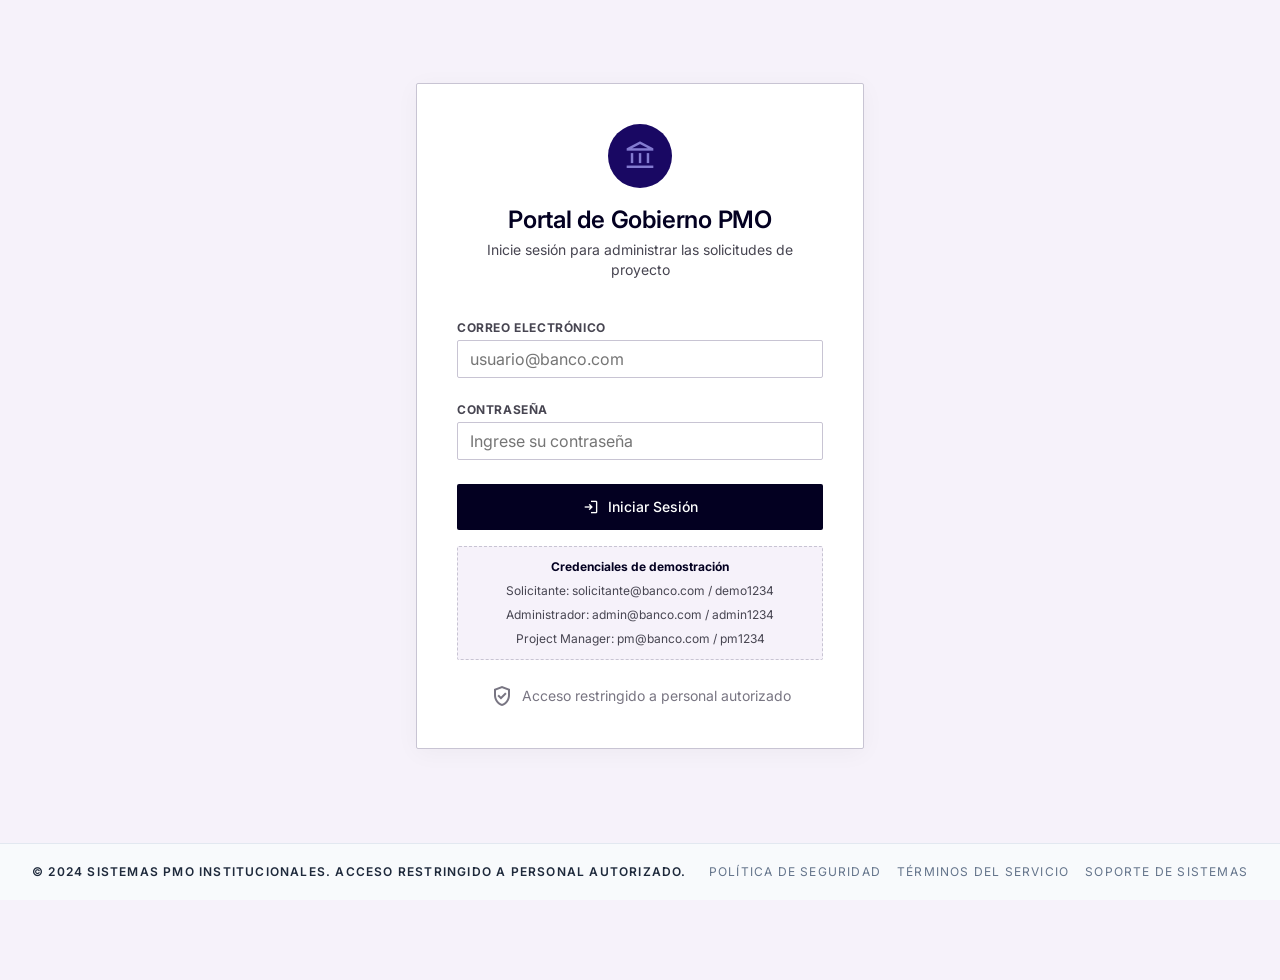
<file: index.html>
<!DOCTYPE html>
<html lang="es">

<head>
    <meta charset="UTF-8">
    <meta name="viewport" content="width=device-width, initial-scale=1.0">
    <title>PMO - Portfolio Management</title>
    <!-- Fuentes de Google: Inter y Material Symbols -->
    <link rel="preconnect" href="https://fonts.googleapis.com">
    <link rel="preconnect" href="https://fonts.gstatic.com" crossorigin>
    <link href="https://fonts.googleapis.com/css2?family=Inter:wght@400;500;600;700&display=swap" rel="stylesheet">
    <link href="https://fonts.googleapis.com/css2?family=Material+Symbols+Outlined:wght,FILL,GRAD,opsz@400,1,0,24"
        rel="stylesheet" />

    <!-- Estilos de la aplicación -->
    <link rel="stylesheet" href="assets/css/styles.css">
</head>

<body class="page">
    <div id="app-root" class="app-root">
        <!-- El contenido dinámico de la SPA se renderizará aquí -->
    </div>

    <!-- Scripts de la aplicación -->
    <script src="assets/js/app.js"></script>
</body>

</html>
</file>
<file: assets/css/styles.css>
:root {
    /* Colors */
    --color-on-surface: #1c1b20;
    --color-error: #ba1a1a;
    --color-surface-container: #f1ecf4;
    --color-primary-container: #190863;
    --color-on-error: #ffffff;
    --color-tertiary-container: #3f0a00;
    --color-error-container: #ffdad6;
    --color-on-tertiary-container: #c36f57;
    --color-surface: #fcf8ff;
    --color-surface-container-low: #f6f2fa;
    --color-surface-container-highest: #e5e1e9;
    --color-on-tertiary-fixed-variant: #76321f;
    --color-surface-tint: #5b53a6;
    --color-surface-container-lowest: #ffffff;
    --color-on-tertiary: #ffffff;
    --color-on-error-container: #93000a;
    --color-on-primary: #ffffff;
    --color-on-primary-container: #837bd1;
    --color-on-primary-fixed: #160461;
    --color-background: #fcf8ff;
    --color-secondary-fixed-dim: #75d1ff;
    --color-primary: #030021;
    --color-surface-bright: #fcf8ff;
    --color-on-surface-variant: #474551;
    --color-secondary: #006688;
    --color-secondary-fixed: #c2e8ff;
    --color-on-tertiary-fixed: #3b0900;
    --color-on-secondary-fixed: #001e2b;
    --color-inverse-on-surface: #f4eff7;
    --color-on-background: #1c1b20;
    --color-surface-container-high: #ebe6ee;
    --color-surface-dim: #dcd8e0;
    --color-outline: #787582;
    --color-secondary-container: #3ac6ff;
    --color-surface-variant: #e5e1e9;
    --color-on-secondary-container: #004f6a;
    --color-tertiary-fixed: #ffdbd1;
    --color-tertiary-fixed-dim: #ffb5a0;
    --color-primary-fixed-dim: #c6bfff;
    --color-outline-variant: #c8c4d3;
    --color-inverse-surface: #313036;
    --color-primary-fixed: #e4dfff;
    --color-inverse-primary: #c6bfff;
    --color-on-secondary: #ffffff;
    --color-on-primary-fixed-variant: #433b8d;
    --color-on-secondary-fixed-variant: #004d67;
    --color-tertiary: #0f0100;

    /* Spacing */
    --space-stack-xs: 0.4rem;
    --space-unit: 0.4rem;
    --space-stack-sm: 0.8rem;
    --space-stack-md: 1.6rem;
    --space-stack-lg: 2.4rem;
    --space-gutter: 2.4rem;
    --space-margin: 3.2rem;
    --space-stack-xl: 4.0rem;
    --container-max: 144.0rem;

    /* Typography Sizes */
    --font-size-label-caps: 1.2rem;
    --font-size-body-sm: 1.4rem;
    --font-size-data-tabular: 1.4rem;
    --font-size-body-md: 1.6rem;
    --font-size-title-sm: 1.8rem;
    --font-size-headline-md: 2.4rem;
    --font-size-display-lg: 3.6rem;

    /* Typography Line Heights */
    --line-height-label-caps: 1.6rem;
    --line-height-body-sm: 2.0rem;
    --line-height-data-tabular: 2.0rem;
    --line-height-body-md: 2.4rem;
    --line-height-title-sm: 2.4rem;
    --line-height-headline-md: 3.2rem;
    --line-height-display-lg: 4.4rem;

    /* Border Radius */
    --radius-default: 0.2rem;
    --radius-lg: 0.4rem;
    --radius-xl: 0.8rem;
    --radius-full: 1.2rem;
    
    /* Shadows */
    --shadow-default: 0 0.4rem 2.4rem rgba(3, 0, 33, 0.04);
}

/* Base / Reset */
*, *::before, *::after {
    box-sizing: border-box;
    margin: 0;
    padding: 0;
}

html {
    /* Base 10px to use rem easily (1rem = 10px) */
    font-size: 62.5%;
}

body {
    font-family: 'Inter', sans-serif;
    background-color: var(--color-surface-container-low);
    color: var(--color-on-surface);
    font-size: var(--font-size-body-md);
    line-height: var(--line-height-body-md);
    min-height: 100vh;
    display: flex;
    flex-direction: column;
}

a {
    text-decoration: none;
    color: inherit;
}

ul, ol {
    list-style: none;
}

button {
    cursor: pointer;
    border: none;
    background: none;
    font-family: inherit;
}

input, textarea, select {
    font-family: inherit;
}

/* Layout Utilities */
.app-root {
    display: flex;
    flex-direction: column;
    min-height: 100vh;
    width: 100%;
}

.container {
    width: 100%;
    max-width: var(--container-max);
    margin: 0 auto;
    padding: 0 var(--space-gutter);
}

/* Shared UI Components */
.button {
    display: inline-flex;
    align-items: center;
    justify-content: center;
    padding: 1.2rem 1.6rem;
    border-radius: var(--radius-default);
    font-size: var(--font-size-data-tabular);
    font-weight: 500;
    line-height: var(--line-height-data-tabular);
    transition: all 0.2s ease-in-out;
    border: 1px solid transparent;
}

.button--primary {
    background-color: var(--color-primary);
    color: var(--color-on-primary);
}

.button--primary:hover {
    background-color: rgba(3, 0, 33, 0.9);
}

.button--secondary {
    background-color: transparent;
    border-color: var(--color-outline-variant);
    color: var(--color-on-surface);
}

.button--secondary:hover {
    background-color: var(--color-surface-variant);
}

.button--block {
    width: 100%;
}

/* Typography Classes */
.text-label-caps {
    font-size: var(--font-size-label-caps);
    line-height: var(--line-height-label-caps);
    font-weight: 700;
    letter-spacing: 0.05em;
    text-transform: uppercase;
}

.text-headline-md {
    font-size: var(--font-size-headline-md);
    line-height: var(--line-height-headline-md);
    font-weight: 600;
    letter-spacing: -0.01em;
}

.text-body-sm {
    font-size: var(--font-size-body-sm);
    line-height: var(--line-height-body-sm);
    font-weight: 400;
}

/* Footer */
.footer {
    position: fixed;
    bottom: 0;
    left: 0;
    width: 100%;
    border-top: 1px solid #e2e8f0; /* slate-200 aprox */
    background-color: #f8fafc; /* slate-50 aprox */
    color: #475569; /* slate-600 aprox */
    font-size: 1.2rem;
    text-transform: uppercase;
    letter-spacing: 0.1em;
    display: flex;
    flex-direction: column;
    justify-content: space-between;
    align-items: center;
    padding: 1.6rem 3.2rem;
    z-index: 10;
}

@media (min-width: 768px) {
    .footer {
        flex-direction: row;
    }
}

.footer__copyright {
    font-weight: 600;
    color: #1e293b; /* slate-800 aprox */
    margin-bottom: 0.8rem;
}

@media (min-width: 768px) {
    .footer__copyright {
        margin-bottom: 0;
    }
}

.footer__links {
    display: flex;
    gap: 1.6rem;
}

.footer__link {
    color: #64748b; /* slate-500 aprox */
    transition: color 0.2s ease;
}

.footer__link:hover {
    color: #1e3a8a; /* blue-900 aprox */
}

/* Login View Specifics */
.login-view {
    display: flex;
    flex-direction: column;
    align-items: center;
    justify-content: center;
    min-height: 100vh;
    padding-bottom: 6rem; /* Space for footer */
}

.login-card {
    width: 100%;
    max-width: 44.8rem; /* max-w-md aprox */
    background-color: var(--color-surface-container-lowest);
    border-radius: var(--radius-default);
    border: 1px solid var(--color-outline-variant);
    padding: var(--space-stack-xl);
    box-shadow: var(--shadow-default);
}

.login-card__header {
    text-align: center;
    margin-bottom: var(--space-stack-xl);
}

.login-card__icon-container {
    display: inline-flex;
    align-items: center;
    justify-content: center;
    width: 6.4rem;
    height: 6.4rem;
    border-radius: 50%;
    background-color: var(--color-primary-container);
    color: var(--color-on-primary-container);
    margin-bottom: var(--space-stack-md);
}

.login-card__icon {
    font-size: 3.2rem;
}

.login-card__title {
    color: var(--color-primary);
    margin-bottom: var(--space-stack-xs);
}

.login-card__subtitle {
    color: var(--color-on-surface-variant);
}

/* Forms */
.form-group {
    margin-bottom: var(--space-stack-lg);
}

.form-label {
    display: block;
    color: var(--color-on-surface-variant);
    margin-bottom: var(--space-stack-xs);
}

.form-input-wrapper {
    position: relative;
}

.form-input-icon {
    position: absolute;
    top: 0;
    bottom: 0;
    left: 0;
    padding-left: 1.2rem;
    display: flex;
    align-items: center;
    pointer-events: none;
    color: var(--color-outline);
}

.form-input {
    display: block;
    width: 100%;
    padding: 0.8rem 1.2rem 0.8rem 4rem; /* Left padding for icon */
    border: 1px solid var(--color-outline-variant);
    border-radius: var(--radius-default);
    background-color: var(--color-surface-container-lowest);
    color: var(--color-on-surface);
    font-size: var(--font-size-body-md);
    transition: all 0.2s ease;
}

.form-input:focus {
    outline: none;
    border-color: var(--color-secondary);
    box-shadow: 0 0 0 2px var(--color-secondary);
}

.form-options {
    display: flex;
    align-items: center;
    justify-content: space-between;
    margin-top: var(--space-stack-md);
    margin-bottom: var(--space-stack-lg);
}

.checkbox-group {
    display: flex;
    align-items: center;
}

.checkbox-input {
    height: 1.6rem;
    width: 1.6rem;
    accent-color: var(--color-primary);
}

.checkbox-label {
    margin-left: 0.8rem;
    color: var(--color-on-surface-variant);
}

.link {
    color: var(--color-secondary);
    font-size: var(--font-size-data-tabular);
}

.link:hover {
    text-decoration: underline;
}

.login-footer-note {
    margin-top: var(--space-stack-lg);
    text-align: center;
    color: var(--color-outline);
    display: flex;
    align-items: center;
    justify-content: center;
    gap: 0.8rem;
}

/* Dashboard Layout */
.dashboard-layout {
    display: flex;
    flex-direction: column;
    min-height: 100vh;
    width: 100%;
    background-color: var(--color-background);
}

@media (min-width: 768px) {
    .dashboard-layout {
        flex-direction: row;
    }
}

/* Sidebar */
.sidebar {
    display: none;
    flex-direction: column;
    width: 28rem;
    height: 100vh;
    background-color: #1e1b4b; /* indigo-950 approx */
    color: #ffffff;
    padding: 1.6rem;
    position: sticky;
    top: 0;
    flex-shrink: 0;
    border-right: 1px solid #312e81; /* indigo-900 approx */
}

@media (min-width: 768px) {
    .sidebar {
        display: flex;
    }
}

.sidebar__header {
    margin-bottom: 3.2rem;
    padding: 0.8rem;
}

.sidebar__title {
    font-size: 2rem;
    font-weight: 900;
    letter-spacing: -0.02em;
}

.sidebar__subtitle {
    color: #a5b4fc; /* indigo-300 approx */
    font-size: 1.2rem;
    font-weight: 600;
    text-transform: uppercase;
    letter-spacing: 0.05em;
    margin-top: 0.4rem;
}

.sidebar__nav {
    display: flex;
    flex-direction: column;
    gap: 0.4rem;
    flex-grow: 1;
}

.nav-item {
    display: flex;
    align-items: center;
    gap: 1.2rem;
    padding: 0.8rem 1.6rem;
    border-radius: var(--radius-lg);
    color: #c7d2fe; /* indigo-200 approx */
    transition: all 0.2s ease;
    font-weight: 500;
    font-size: 1.4rem;
}

.nav-item:hover {
    color: #ffffff;
    background-color: #312e81; /* indigo-900 approx */
}

.nav-item--active {
    background-color: #0ea5e9; /* sky-500 approx */
    color: #ffffff;
}

.nav-item--active:hover {
    background-color: #0284c7; /* sky-600 approx */
}

.nav-section-label {
    font-size: 1rem;
    font-weight: 700;
    letter-spacing: 0.1em;
    text-transform: uppercase;
    color: #6366f1;
    padding: 1.2rem 1.6rem 0.4rem;
    margin-top: 0.8rem;
}

.sidebar__footer {
    margin-top: auto;
    padding-top: 1.6rem;
}

/* Mobile Header */
.mobile-header {
    display: flex;
    justify-content: space-between;
    align-items: center;
    height: 6.4rem;
    padding: 0 2.4rem;
    background-color: #ffffff;
    border-bottom: 1px solid #e2e8f0;
    position: sticky;
    top: 0;
    z-index: 10;
}

@media (min-width: 768px) {
    .mobile-header {
        display: none;
    }
}

.mobile-header__title {
    font-size: 1.8rem;
    font-weight: 700;
    text-transform: uppercase;
    letter-spacing: 0.05em;
    color: #1e1b4b; /* indigo-950 approx */
}

.mobile-header__actions {
    display: flex;
    gap: 1.6rem;
}

.icon-button {
    padding: 0.8rem;
    border-radius: 50%;
    color: var(--color-on-surface-variant);
    transition: background-color 0.2s;
    display: inline-flex;
}

.icon-button:hover {
    background-color: var(--color-surface-container);
}

/* Main Content Area */
.main-content {
    flex-grow: 1;
    padding: var(--space-gutter);
    width: 100%;
    max-width: var(--container-max);
    margin: 0 auto;
    display: flex;
    flex-direction: column;
}

@media (min-width: 768px) {
    .main-content {
        padding: var(--space-margin);
    }
}

.page-header {
    display: flex;
    flex-direction: column;
    gap: var(--space-stack-md);
    margin-bottom: var(--space-stack-lg);
}

@media (min-width: 768px) {
    .page-header {
        flex-direction: row;
        justify-content: space-between;
        align-items: center;
    }
}

.page-header__title {
    font-size: var(--font-size-display-lg);
    font-weight: 700;
    color: var(--color-primary);
}

.page-header__subtitle {
    color: var(--color-on-surface-variant);
    margin-top: var(--space-stack-xs);
}

/* Summary Cards Grid */
.cards-grid {
    display: grid;
    grid-template-columns: 1fr;
    gap: var(--space-gutter);
    margin-bottom: var(--space-stack-xl);
}

@media (min-width: 768px) {
    .cards-grid {
        grid-template-columns: repeat(3, 1fr);
    }
}

.summary-card {
    background-color: var(--color-surface-container-lowest);
    border: 1px solid var(--color-outline-variant);
    border-radius: var(--radius-xl);
    padding: var(--space-stack-md);
    transition: all 0.2s ease;
    border-top: 2px solid transparent;
}

.summary-card:hover {
    border-top-color: var(--color-secondary);
}

.summary-card__header {
    display: flex;
    justify-content: space-between;
    align-items: flex-start;
    margin-bottom: var(--space-stack-sm);
}

.summary-card__title {
    font-size: var(--font-size-label-caps);
    font-weight: 700;
    text-transform: uppercase;
    color: var(--color-on-surface-variant);
    letter-spacing: 0.05em;
}

.summary-card__icon-wrapper {
    width: 3.2rem;
    height: 3.2rem;
    border-radius: 50%;
    background-color: var(--color-surface-container-high);
    display: flex;
    align-items: center;
    justify-content: center;
    color: var(--color-primary);
    transition: all 0.2s ease;
}

.summary-card:hover .summary-card__icon-wrapper {
    background-color: var(--color-secondary-container);
    color: var(--color-on-secondary-container);
}

.summary-card__value {
    font-size: var(--font-size-display-lg);
    font-weight: 700;
    color: var(--color-primary);
}

.summary-card__trend {
    display: flex;
    align-items: center;
    gap: 0.4rem;
    margin-top: 0.4rem;
    font-size: var(--font-size-body-sm);
    color: var(--color-on-surface-variant);
}

.trend-icon {
    font-size: 1.4rem;
    color: var(--color-secondary);
}

/* Table Card */
.table-card {
    background-color: var(--color-surface-container-lowest);
    border: 1px solid var(--color-outline-variant);
    border-radius: var(--radius-xl);
    overflow: hidden;
}

.table-card__header {
    padding: var(--space-stack-md);
    border-bottom: 1px solid var(--color-outline-variant);
    background-color: var(--color-surface-container);
    display: flex;
    justify-content: space-between;
    align-items: center;
}

.table-card__title {
    font-size: var(--font-size-title-sm);
    font-weight: 600;
    color: var(--color-primary);
}

.table-container {
    overflow-x: auto;
}

.data-table {
    width: 100%;
    border-collapse: collapse;
    text-align: left;
}

.data-table th {
    padding: var(--space-stack-sm) var(--space-stack-md);
    font-size: var(--font-size-label-caps);
    font-weight: 700;
    text-transform: uppercase;
    letter-spacing: 0.05em;
    color: var(--color-on-surface-variant);
    border-bottom: 2px solid var(--color-outline-variant);
    background-color: var(--color-surface-container-lowest);
}

.data-table td {
    padding: var(--space-stack-sm) var(--space-stack-md);
    border-bottom: 1px solid var(--color-surface-variant);
    font-size: var(--font-size-data-tabular);
    color: var(--color-on-surface);
}

.data-table tr {
    transition: background-color 0.2s ease;
}

.data-table tr:hover {
    background-color: var(--color-surface-container-low);
}

.data-table tr:last-child td {
    border-bottom: none;
}

/* Status Badges */
.badge {
    display: inline-flex;
    align-items: center;
    padding: 0.4rem 0.8rem;
    border-radius: var(--radius-default);
    font-size: 1.2rem;
    font-weight: 600;
}

.badge--pending {
    background-color: var(--color-secondary-fixed);
    color: var(--color-on-secondary-fixed);
}

.badge--approved {
    background-color: var(--color-primary-fixed);
    color: var(--color-on-primary-fixed);
}

.badge--draft {
    background-color: var(--color-surface-container-highest);
    color: var(--color-on-surface-variant);
}

.badge--error {
    background-color: var(--color-error-container);
    color: var(--color-on-error-container);
}

/* Utilities */
.text-bold {
    font-weight: 600;
}

.text-subtle {
    color: var(--color-outline);
}

.text-primary-color {
    color: var(--color-primary);
}

.text-primary {
    color: var(--color-primary);
}

.text-on-surface-variant {
    color: var(--color-on-surface-variant);
}

.text-outline {
    color: var(--color-outline);
}

.text-center {
    text-align: center;
}

.text-right {
    text-align: right;
}

.text-display-lg {
    font-size: var(--font-size-display-lg);
    line-height: var(--line-height-display-lg);
    font-weight: 700;
    letter-spacing: -0.02em;
}

.text-title-sm {
    font-size: var(--font-size-title-sm);
    line-height: var(--line-height-title-sm);
    font-weight: 600;
}

.text-body-md {
    font-size: var(--font-size-body-md);
    line-height: var(--line-height-body-md);
    font-weight: 400;
}

.text-caption {
    font-size: 1.2rem;
    line-height: 1.6rem;
    font-weight: 400;
}

.mb-md {
    margin-bottom: var(--space-stack-md);
}

/* Ajuste para footer fijo en login */
body.has-fixed-footer {
    padding-bottom: 8rem;
}

/* Form - Variantes adicionales */
.form-input--plain {
    padding-left: 1.2rem;
}

.form-input--invalid {
    border-color: var(--color-error);
}

.form-input--invalid:focus {
    border-color: var(--color-error);
    box-shadow: 0 0 0 2px var(--color-error);
}

.form-error {
    display: block;
    color: var(--color-error);
    font-size: 1.2rem;
    margin-top: 0.4rem;
    font-weight: 500;
}

textarea.form-input {
    padding: 1.2rem;
    resize: vertical;
    min-height: 8rem;
}

select.form-input {
    padding-left: 1.2rem;
    appearance: none;
    background-image: url("data:image/svg+xml;charset=utf-8,%3Csvg xmlns='http://www.w3.org/2000/svg' width='12' height='8' viewBox='0 0 12 8'%3E%3Cpath fill='%23787582' d='M6 8L0 0h12z'/%3E%3C/svg%3E");
    background-repeat: no-repeat;
    background-position: right 1.2rem center;
    background-size: 1rem;
    padding-right: 3.6rem;
}

/* Button Variants adicionales */
.button--full {
    width: 100%;
}

.button--danger {
    background-color: var(--color-error);
    color: var(--color-on-error);
}

.button--danger:hover {
    background-color: #94151b;
}

.button--warning {
    background-color: var(--color-tertiary-container);
    color: #ffffff;
}

.button--warning:hover {
    background-color: #5c1100;
}

.button--ghost {
    background-color: transparent;
    color: var(--color-on-surface);
    border: none;
    padding: 0.8rem 1.2rem;
}

.button--ghost:hover {
    background-color: var(--color-surface-variant);
}

.button__icon {
    margin-right: 0.8rem;
    font-size: 1.8rem;
}

.button__icon--only {
    margin-right: 0;
}

/* Login - correcciones para footer fijo */
.login-view {
    padding: var(--space-margin) var(--space-gutter);
    padding-bottom: 10rem;
}

.login-card__demo {
    margin-top: var(--space-stack-md);
    padding: var(--space-stack-sm);
    background-color: var(--color-surface-container-low);
    border-radius: var(--radius-default);
    border: 1px dashed var(--color-outline-variant);
    text-align: center;
    font-size: 1.2rem;
    color: var(--color-on-surface-variant);
}

.login-card__demo strong {
    color: var(--color-primary);
}

/* Sidebar Footer */
.sidebar__logout {
    display: flex;
    align-items: center;
    justify-content: center;
    width: 100%;
    padding: 1.2rem 1.6rem;
    border-radius: var(--radius-lg);
    background-color: transparent;
    color: #ffffff;
    border: 1px solid #4f46e5;
    font-weight: 500;
    font-size: 1.4rem;
    transition: all 0.2s ease;
}

.sidebar__logout:hover {
    background-color: #312e81;
}

/* Main area wrapper */
.main-area {
    flex-grow: 1;
    display: flex;
    flex-direction: column;
    min-width: 0;
}

/* Page Header - botón de acción */
.page-header__actions {
    display: flex;
    gap: var(--space-stack-sm);
    flex-wrap: wrap;
}

/* Form Sections (Nueva Solicitud / Detalle) */
.form-section {
    background-color: var(--color-surface-container-lowest);
    border: 1px solid var(--color-outline-variant);
    border-radius: var(--radius-xl);
    padding: var(--space-stack-lg);
    margin-bottom: var(--space-stack-lg);
}

.form-section__title {
    font-size: var(--font-size-headline-md);
    line-height: var(--line-height-headline-md);
    font-weight: 600;
    color: var(--color-primary);
    padding-bottom: var(--space-stack-sm);
    margin-bottom: var(--space-stack-md);
    border-bottom: 1px solid var(--color-surface-variant);
}

.form-section__grid {
    display: grid;
    grid-template-columns: 1fr;
    gap: var(--space-stack-md);
}

@media (min-width: 768px) {
    .form-section__grid--2cols {
        grid-template-columns: 1fr 1fr;
    }
}

.form-section__full {
    grid-column: 1 / -1;
}

.form-actions {
    display: flex;
    flex-direction: column;
    gap: var(--space-stack-sm);
    margin-top: var(--space-stack-lg);
}

@media (min-width: 480px) {
    .form-actions {
        flex-direction: row;
        justify-content: flex-end;
    }
}

.form-wrapper {
    max-width: 96rem;
    width: 100%;
}

/* Detalle de Solicitud */
.detail-grid {
    display: grid;
    grid-template-columns: 1fr;
    gap: var(--space-gutter);
    align-items: start;
}

@media (min-width: 1024px) {
    .detail-grid {
        grid-template-columns: 2fr 1fr;
    }
}

.detail-col {
    display: flex;
    flex-direction: column;
    gap: var(--space-stack-lg);
}

.detail-card {
    background-color: var(--color-surface-container-lowest);
    border: 1px solid var(--color-outline-variant);
    border-radius: var(--radius-xl);
    padding: var(--space-stack-lg);
}

.detail-card__title {
    font-size: var(--font-size-title-sm);
    line-height: var(--line-height-title-sm);
    font-weight: 600;
    color: var(--color-primary);
    padding-bottom: var(--space-stack-xs);
    margin-bottom: var(--space-stack-md);
    border-bottom: 1px solid var(--color-surface-variant);
}

.detail-fields {
    display: grid;
    grid-template-columns: 1fr;
    gap: var(--space-stack-md);
}

@media (min-width: 600px) {
    .detail-fields--2cols {
        grid-template-columns: 1fr 1fr;
    }
}

.detail-field__label {
    display: block;
    font-size: var(--font-size-label-caps);
    line-height: var(--line-height-label-caps);
    font-weight: 700;
    letter-spacing: 0.05em;
    text-transform: uppercase;
    color: var(--color-on-surface-variant);
    margin-bottom: var(--space-stack-xs);
}

.detail-field__value {
    font-size: var(--font-size-body-md);
    color: var(--color-on-surface);
    font-weight: 500;
}

.detail-field__text {
    font-size: var(--font-size-body-md);
    line-height: var(--line-height-body-md);
    color: var(--color-on-surface);
    white-space: pre-wrap;
}

.detail-title-row {
    display: flex;
    flex-direction: column;
    gap: var(--space-stack-md);
    margin-bottom: var(--space-stack-xl);
    align-items: flex-start;
}

@media (min-width: 768px) {
    .detail-title-row {
        flex-direction: row;
        justify-content: space-between;
        align-items: flex-start;
    }
}

.detail-title-row__title {
    font-size: var(--font-size-display-lg);
    line-height: var(--line-height-display-lg);
    font-weight: 700;
    color: var(--color-primary);
    letter-spacing: -0.02em;
}

.badge--lg {
    font-size: 1.4rem;
    padding: 0.8rem 1.6rem;
    border-radius: var(--radius-full);
}

.back-button {
    display: inline-flex;
    align-items: center;
    gap: 0.8rem;
    color: var(--color-on-surface-variant);
    font-size: var(--font-size-body-sm);
    font-weight: 500;
    padding: 0.4rem 0;
    margin-bottom: var(--space-stack-md);
    background: none;
    border: none;
    cursor: pointer;
    transition: color 0.2s ease;
}

.back-button:hover {
    color: var(--color-primary);
}

/* Comentarios */
.comments {
    display: flex;
    flex-direction: column;
    gap: var(--space-stack-md);
    max-height: 40rem;
    overflow-y: auto;
    margin-bottom: var(--space-stack-md);
    padding-right: 0.4rem;
}

.comments__empty {
    text-align: center;
    color: var(--color-outline);
    font-size: var(--font-size-body-sm);
    padding: var(--space-stack-lg) 0;
}

.comment {
    background-color: var(--color-surface-container-low);
    border: 1px solid var(--color-outline-variant);
    border-radius: var(--radius-lg);
    padding: var(--space-stack-sm) var(--space-stack-md);
}

.comment__header {
    display: flex;
    justify-content: space-between;
    align-items: center;
    margin-bottom: 0.4rem;
}

.comment__author {
    font-size: var(--font-size-label-caps);
    font-weight: 700;
    letter-spacing: 0.05em;
    text-transform: uppercase;
    color: var(--color-primary);
}

.comment__date {
    font-size: 1.1rem;
    color: var(--color-outline);
}

.comment__text {
    font-size: var(--font-size-body-sm);
    line-height: var(--line-height-body-sm);
    color: var(--color-on-surface);
    white-space: pre-wrap;
}

.comment-form {
    border-top: 1px solid var(--color-surface-variant);
    padding-top: var(--space-stack-md);
    display: flex;
    flex-direction: column;
    gap: var(--space-stack-sm);
}

/* Acciones Admin en Detalle */
.action-grid {
    display: grid;
    grid-template-columns: 1fr;
    gap: var(--space-stack-sm);
    margin-top: var(--space-stack-md);
    padding-top: var(--space-stack-md);
    border-top: 1px solid var(--color-surface-variant);
}

@media (min-width: 480px) {
    .action-grid {
        grid-template-columns: 1fr 1fr 1fr;
    }
}

/* Charts */
.charts-grid {
    display: grid;
    grid-template-columns: 1fr;
    gap: var(--space-gutter);
    margin-bottom: var(--space-stack-xl);
}

@media (min-width: 1024px) {
    .charts-grid {
        grid-template-columns: 2fr 1fr;
    }
}

.chart-card {
    background-color: var(--color-surface-container-lowest);
    border: 1px solid var(--color-outline-variant);
    border-radius: var(--radius-xl);
    padding: var(--space-stack-lg);
}

.chart-card__title {
    font-size: var(--font-size-title-sm);
    font-weight: 600;
    color: var(--color-primary);
    margin-bottom: var(--space-stack-md);
}

.chart-bars {
    display: flex;
    align-items: flex-end;
    gap: 1.2rem;
    height: 22rem;
    padding: 1.6rem 0 1.6rem 1.6rem;
    border-left: 1px solid var(--color-outline-variant);
    border-bottom: 1px solid var(--color-outline-variant);
}

.chart-bars__column {
    flex: 1;
    display: flex;
    flex-direction: column;
    align-items: center;
    gap: 0.8rem;
    height: 100%;
    justify-content: flex-end;
}

.chart-bars__bar {
    width: 100%;
    background: linear-gradient(180deg, var(--color-secondary) 0%, var(--color-primary-container) 100%);
    border-radius: 0.4rem 0.4rem 0 0;
    min-height: 0.4rem;
    transition: all 0.3s ease;
}

.chart-bars__bar:hover {
    opacity: 0.85;
}

.chart-bars__label {
    font-size: 1.1rem;
    color: var(--color-outline);
    font-weight: 500;
}

.chart-list {
    display: flex;
    flex-direction: column;
    gap: var(--space-stack-md);
}

.chart-list__item {
    display: flex;
    flex-direction: column;
    gap: 0.4rem;
}

.chart-list__row {
    display: flex;
    justify-content: space-between;
    align-items: center;
    font-size: var(--font-size-body-sm);
}

.chart-list__label {
    display: flex;
    align-items: center;
    gap: 0.8rem;
    color: var(--color-on-surface);
}

.chart-list__dot {
    display: inline-block;
    width: 1.2rem;
    height: 1.2rem;
    border-radius: 50%;
}

.chart-list__dot--approved {
    background-color: var(--color-primary);
}

.chart-list__dot--pending {
    background-color: var(--color-secondary);
}

.chart-list__dot--rejected {
    background-color: var(--color-error);
}

.chart-list__dot--changes {
    background-color: var(--color-tertiary-container);
}

.chart-list__value {
    font-weight: 700;
    color: var(--color-primary);
}

.chart-list__bar {
    width: 100%;
    height: 0.8rem;
    background-color: var(--color-surface-container-high);
    border-radius: var(--radius-full);
    overflow: hidden;
}

.chart-list__fill {
    height: 100%;
    border-radius: var(--radius-full);
    transition: width 0.4s ease;
}

.chart-list__fill--approved {
    background-color: var(--color-primary);
}

.chart-list__fill--pending {
    background-color: var(--color-secondary);
}

.chart-list__fill--rejected {
    background-color: var(--color-error);
}

.chart-list__fill--changes {
    background-color: var(--color-tertiary-container);
}

/* ── Métricas ──────────────────────────────────────────────────────────── */

.metricas-kpi-grid {
    display: grid;
    grid-template-columns: repeat(2, 1fr);
    gap: 1.6rem;
}

@media (min-width: 600px) {
    .metricas-kpi-grid { grid-template-columns: repeat(3, 1fr); }
}

@media (min-width: 1200px) {
    .metricas-kpi-grid { grid-template-columns: repeat(6, 1fr); }
}

.metricas-kpi-card {
    display: flex;
    flex-direction: column;
    gap: 0.2rem;
    border-top: 3px solid currentColor;
    padding: 1.6rem !important;
}

.metricas-kpi-card__icon {
    margin-bottom: 0.8rem;
}

.metricas-kpi-card__icon .material-symbols-outlined {
    font-size: 2.4rem;
}

.metricas-kpi-card__value {
    font-size: 2.8rem;
    font-weight: 800;
    line-height: 1;
    color: var(--color-on-surface);
    font-variant-numeric: tabular-nums;
}

.metricas-kpi-card__label {
    font-size: var(--font-size-body-sm);
    font-weight: 600;
    color: var(--color-on-surface);
    margin-top: 0.6rem;
}

.metricas-kpi-card__sub {
    font-size: 1.1rem;
    color: var(--color-on-surface-variant);
}

.chart-card__subtitle {
    font-size: var(--font-size-body-sm);
    color: var(--color-on-surface-variant);
    margin-top: -0.8rem;
    margin-bottom: 1.6rem;
}

.metricas-legend {
    display: flex;
    flex-wrap: wrap;
    gap: 0.8rem 2rem;
    margin-top: 1.2rem;
}

.metricas-legend__item {
    display: flex;
    align-items: center;
    gap: 0.6rem;
    font-size: var(--font-size-body-sm);
    color: var(--color-on-surface-variant);
    cursor: default;
}

.metricas-legend__dot {
    width: 1rem;
    height: 1rem;
    border-radius: 50%;
    flex-shrink: 0;
}

.metricas-hbars {
    display: flex;
    flex-direction: column;
    gap: 1.4rem;
}

.metricas-hbar__row {
    display: grid;
    grid-template-columns: 9rem 1fr 7rem;
    align-items: center;
    gap: 1.2rem;
}

.metricas-hbar__label {
    font-size: var(--font-size-body-sm);
    color: var(--color-on-surface-variant);
    text-align: right;
    white-space: nowrap;
    overflow: hidden;
    text-overflow: ellipsis;
}

.metricas-hbar__track {
    background-color: var(--color-surface-container-high);
    border-radius: var(--radius-full);
    height: 1.2rem;
    overflow: hidden;
    cursor: pointer;
}

.metricas-hbar__fill {
    height: 100%;
    border-radius: var(--radius-full);
    width: 0%;
    transition: width 0.7s cubic-bezier(0.4, 0, 0.2, 1);
}

.metricas-hbar__value {
    font-size: 1.2rem;
    font-weight: 700;
    color: var(--color-on-surface);
    white-space: nowrap;
}

.metricas-tooltip {
    position: fixed;
    z-index: 3000;
    background-color: var(--color-on-surface);
    color: var(--color-surface);
    border-radius: var(--radius-lg);
    padding: 0.6rem 1.2rem;
    font-size: 1.2rem;
    display: none;
    flex-direction: column;
    gap: 0.2rem;
    pointer-events: none;
    box-shadow: 0 4px 20px rgba(0, 0, 0, 0.25);
    max-width: 26rem;
}

.metricas-tooltip strong {
    font-weight: 700;
}

.metricas-top-table {
    width: 100%;
    border-collapse: collapse;
    font-size: var(--font-size-body-sm);
}

.metricas-top-table th {
    text-align: left;
    font-size: var(--font-size-label-caps);
    color: var(--color-on-surface-variant);
    font-weight: 700;
    text-transform: uppercase;
    letter-spacing: 0.05em;
    padding: 1rem 1.2rem;
    border-bottom: 1px solid var(--color-outline-variant);
    white-space: nowrap;
}

.metricas-top-table td {
    padding: 1.2rem 1.2rem;
    color: var(--color-on-surface);
    border-bottom: 1px solid var(--color-outline-variant);
    vertical-align: middle;
}

.metricas-top-table tbody tr:last-child td {
    border-bottom: none;
}

.metricas-top-table tbody tr {
    cursor: pointer;
    transition: background-color 0.15s;
}

.metricas-top-table tbody tr:hover td {
    background-color: var(--color-surface-container-low);
}

.metricas-rank {
    font-weight: 800;
    font-size: 1.4rem;
    color: var(--color-primary);
    width: 3.2rem;
    text-align: center;
}

.metricas-req-title {
    font-weight: 600;
    color: var(--color-on-surface);
}

.metricas-req-id {
    font-size: 1.1rem;
    color: var(--color-outline);
    margin-top: 0.2rem;
}

.metricas-budget-cell {
    font-weight: 700;
    color: #6366f1;
    font-variant-numeric: tabular-nums;
}

/* Notificaciones */
.notifications {
    position: fixed;
    top: 2rem;
    right: 2rem;
    display: flex;
    flex-direction: column;
    gap: 1.2rem;
    z-index: 1000;
    max-width: 40rem;
    width: calc(100% - 4rem);
}

.notification {
    display: flex;
    align-items: flex-start;
    gap: 1.2rem;
    padding: 1.6rem;
    border-radius: var(--radius-lg);
    background-color: var(--color-surface-container-lowest);
    border-left: 0.4rem solid var(--color-secondary);
    box-shadow: 0 0.8rem 2.4rem rgba(3, 0, 33, 0.12);
    animation: notificationIn 0.3s ease;
}

@keyframes notificationIn {
    from {
        opacity: 0;
        transform: translateX(20px);
    }
    to {
        opacity: 1;
        transform: translateX(0);
    }
}

.notification--success {
    border-left-color: var(--color-primary);
}

.notification--error {
    border-left-color: var(--color-error);
}

.notification--info {
    border-left-color: var(--color-secondary);
}

.notification__icon {
    font-size: 2rem;
    flex-shrink: 0;
}

.notification--success .notification__icon {
    color: var(--color-primary);
}

.notification--error .notification__icon {
    color: var(--color-error);
}

.notification--info .notification__icon {
    color: var(--color-secondary);
}

.notification__content {
    flex-grow: 1;
    font-size: var(--font-size-body-sm);
    color: var(--color-on-surface);
    line-height: 1.5;
}

.notification__close {
    background: none;
    border: none;
    cursor: pointer;
    color: var(--color-outline);
    padding: 0;
    display: flex;
    align-items: center;
}

.notification__close:hover {
    color: var(--color-on-surface);
}

/* =============================== */
/* Portfolio Dashboard             */
/* =============================== */

.kpi-grid {
    display: grid;
    grid-template-columns: 1fr;
    gap: var(--space-stack-lg);
    margin-bottom: var(--space-stack-xl);
}

@media (min-width: 640px) {
    .kpi-grid {
        grid-template-columns: 1fr 1fr;
    }
}

@media (min-width: 1024px) {
    .kpi-grid {
        grid-template-columns: repeat(4, 1fr);
    }
}

.kpi-card {
    background-color: var(--color-surface-container-lowest);
    border: 1px solid var(--color-outline-variant);
    border-radius: var(--radius-default);
    padding: var(--space-stack-md);
    display: flex;
    flex-direction: column;
    justify-content: space-between;
    gap: var(--space-stack-md);
    min-height: 14rem;
    border-top: 2px solid transparent;
    transition: border-color 0.2s ease, box-shadow 0.2s ease;
}

.kpi-card:hover {
    border-top-color: var(--color-secondary);
    box-shadow: 0 0.4rem 1.2rem rgba(3, 0, 33, 0.06);
}

.kpi-card__header {
    display: flex;
    justify-content: space-between;
    align-items: flex-start;
    gap: var(--space-stack-sm);
}

.kpi-card__title {
    font-size: var(--font-size-title-sm);
    font-weight: 600;
    color: var(--color-on-surface-variant);
}

.kpi-card__icon {
    display: inline-flex;
    align-items: center;
    justify-content: center;
    width: 4rem;
    height: 4rem;
    border-radius: var(--radius-default);
    flex-shrink: 0;
}

.kpi-card__icon .material-symbols-outlined {
    font-size: 2.4rem;
}

.kpi-card__icon--primary {
    background-color: var(--color-primary-fixed);
    color: var(--color-on-primary-fixed);
}

.kpi-card__icon--danger {
    background-color: var(--color-error-container);
    color: var(--color-on-error-container);
}

.kpi-card__icon--info {
    background-color: var(--color-secondary-fixed);
    color: var(--color-on-secondary-fixed);
}

.kpi-card__icon--warning {
    background-color: var(--color-tertiary-fixed);
    color: var(--color-on-tertiary-fixed-variant);
}

.kpi-card__value {
    font-size: var(--font-size-display-lg);
    line-height: var(--line-height-display-lg);
    font-weight: 700;
    color: var(--color-primary);
}

.kpi-card__trend {
    display: inline-flex;
    align-items: center;
    gap: 0.4rem;
    margin-top: 0.4rem;
    font-size: var(--font-size-body-sm);
    color: var(--color-on-surface-variant);
}

.kpi-card__trend--success {
    color: var(--color-secondary);
}

.kpi-card__trend--danger {
    color: var(--color-error);
}

.kpi-card__trend .material-symbols-outlined {
    font-size: 1.6rem;
}

/* Filtros de tabla */
.table-card__header--with-filters {
    flex-direction: column;
    align-items: stretch;
    gap: var(--space-stack-md);
}

@media (min-width: 1024px) {
    .table-card__header--with-filters {
        flex-direction: row;
        align-items: center;
    }
}

.table-filters {
    display: flex;
    flex-wrap: wrap;
    gap: var(--space-stack-sm);
    align-items: center;
}

.table-filters__select {
    appearance: none;
    background-color: var(--color-surface-container-lowest);
    border: 1px solid var(--color-outline-variant);
    border-radius: var(--radius-lg);
    padding: 0.8rem 3.2rem 0.8rem 1.2rem;
    font-size: var(--font-size-body-sm);
    color: var(--color-on-surface);
    font-family: inherit;
    cursor: pointer;
    min-width: 15rem;
    background-image: url("data:image/svg+xml;charset=utf-8,%3Csvg xmlns='http://www.w3.org/2000/svg' width='12' height='8' viewBox='0 0 12 8'%3E%3Cpath fill='%23787582' d='M6 8L0 0h12z'/%3E%3C/svg%3E");
    background-repeat: no-repeat;
    background-position: right 1.2rem center;
    background-size: 1rem;
    transition: border-color 0.2s ease;
}

.table-filters__select:focus {
    outline: none;
    border-color: var(--color-secondary);
    box-shadow: 0 0 0 2px rgba(0, 102, 136, 0.2);
}

.table-filters__clear {
    display: inline-flex;
    align-items: center;
    justify-content: center;
    padding: 0.6rem;
    border: 1px solid var(--color-outline-variant);
    border-radius: var(--radius-lg);
    background-color: var(--color-surface-container-lowest);
    color: var(--color-on-surface-variant);
    cursor: pointer;
    transition: background-color 0.2s ease;
}

.table-filters__clear:hover {
    background-color: var(--color-surface-container-high);
}

/* Indicador de prioridad */
.priority-indicator {
    display: inline-flex;
    align-items: center;
    gap: 0.4rem;
    font-weight: 500;
}

.priority-indicator--high {
    color: var(--color-error);
}

.priority-indicator--medium {
    color: var(--color-on-surface-variant);
}

.priority-indicator--low {
    color: var(--color-outline);
}

.priority-indicator .material-symbols-outlined {
    font-size: 1.8rem;
}

/* Avatar + celda de solicitante */
.sponsor-cell {
    display: inline-flex;
    align-items: center;
    gap: 0.8rem;
}

.sponsor-cell__name {
    white-space: nowrap;
    overflow: hidden;
    text-overflow: ellipsis;
    max-width: 18rem;
    display: inline-block;
}

.avatar {
    display: inline-flex;
    align-items: center;
    justify-content: center;
    width: 2.8rem;
    height: 2.8rem;
    border-radius: 50%;
    font-size: 1.1rem;
    font-weight: 700;
    flex-shrink: 0;
}

.avatar--primary {
    background-color: var(--color-primary-container);
    color: var(--color-on-primary-container);
}

.avatar--secondary {
    background-color: var(--color-secondary-container);
    color: var(--color-on-secondary-container);
}

.avatar--tertiary {
    background-color: var(--color-tertiary-container);
    color: var(--color-on-tertiary-container);
}

.avatar--surface {
    background-color: var(--color-surface-tint);
    color: var(--color-on-primary);
}

/* Badges de etapa */
.badge--stage-pmo {
    background-color: var(--color-error-container);
    color: var(--color-on-error-container);
}

.badge--stage-tecnica {
    background-color: var(--color-secondary-fixed);
    color: var(--color-on-secondary-fixed);
}

.badge--stage-director {
    background-color: var(--color-tertiary-fixed);
    color: var(--color-on-tertiary-fixed-variant);
}

/* Celda de ID destacada */
.request-id-cell {
    color: var(--color-secondary);
    font-weight: 600;
}

/* Fila clicable */
.data-table tr.row--clickable {
    cursor: pointer;
}

.data-table tr.row--clickable:hover {
    background-color: var(--color-surface-container-low);
}

/* Paginación */
.pagination {
    display: flex;
    flex-direction: column;
    gap: var(--space-stack-sm);
    padding: var(--space-stack-md);
    border-top: 1px solid var(--color-outline-variant);
    background-color: var(--color-surface);
    font-size: var(--font-size-body-sm);
    color: var(--color-on-surface-variant);
}

@media (min-width: 640px) {
    .pagination {
        flex-direction: row;
        justify-content: space-between;
        align-items: center;
    }
}

.pagination__controls {
    display: flex;
    align-items: center;
    gap: 0.4rem;
}

.pagination__button {
    display: inline-flex;
    align-items: center;
    justify-content: center;
    min-width: 3.2rem;
    height: 3.2rem;
    padding: 0 0.8rem;
    border: 1px solid transparent;
    border-radius: var(--radius-lg);
    background: none;
    color: var(--color-on-surface);
    cursor: pointer;
    transition: background-color 0.2s ease;
    font-size: var(--font-size-body-sm);
    font-family: inherit;
}

.pagination__button:hover:not(:disabled):not(.pagination__button--active) {
    background-color: var(--color-surface-container-high);
}

.pagination__button:disabled {
    opacity: 0.4;
    cursor: not-allowed;
}

.pagination__button--arrow {
    border-color: var(--color-outline-variant);
    color: var(--color-outline);
}

.pagination__button--active {
    background-color: var(--color-primary-container);
    color: var(--color-on-primary-container);
    font-weight: 600;
}

.pagination__ellipsis {
    padding: 0 0.4rem;
    color: var(--color-outline);
}

/* Rastreador de etapas */
.stage-tracker {
    display: flex;
    flex-direction: column;
    gap: var(--space-stack-md);
}

.stage-tracker__steps {
    display: flex;
    flex-direction: column;
    gap: 0.8rem;
}

@media (min-width: 640px) {
    .stage-tracker__steps {
        flex-direction: row;
    }
}

.stage-tracker__step {
    flex: 1;
    display: flex;
    align-items: center;
    gap: 0.8rem;
    padding: 0.8rem 1.2rem;
    border: 1px solid var(--color-outline-variant);
    border-radius: var(--radius-lg);
    background-color: var(--color-surface-container-low);
}

.stage-tracker__step--done {
    border-color: var(--color-secondary);
    color: var(--color-on-surface);
}

.stage-tracker__step--done .stage-tracker__dot {
    background-color: var(--color-secondary);
    color: var(--color-on-secondary);
}

.stage-tracker__step--active {
    border-color: var(--color-secondary);
    background-color: var(--color-secondary-fixed);
}

.stage-tracker__step--active .stage-tracker__dot {
    background-color: var(--color-secondary);
    color: var(--color-on-secondary);
}

.stage-tracker__dot {
    width: 2.8rem;
    height: 2.8rem;
    border-radius: 50%;
    background-color: var(--color-surface-container-high);
    color: var(--color-on-surface-variant);
    display: inline-flex;
    align-items: center;
    justify-content: center;
    font-size: 1.4rem;
    font-weight: 700;
    flex-shrink: 0;
}

.stage-tracker__step-label {
    font-size: var(--font-size-body-sm);
    font-weight: 500;
}

.stage-actions {
    display: flex;
    gap: var(--space-stack-sm);
    flex-wrap: wrap;
    margin-top: var(--space-stack-md);
}

/* Tabla con scroll horizontal en móvil */
.data-table__sponsor-col {
    min-width: 14rem;
}

/* =============================== */
/* Panel de Revisión (Aprobaciones) */
/* =============================== */

.review-panel {
    display: flex;
    flex-direction: column;
    gap: var(--space-gutter);
    height: 100%;
}

@media (min-width: 1024px) {
    .review-panel {
        flex-direction: row;
        align-items: stretch;
        min-height: calc(100vh - 14rem);
    }
}

.review-list {
    display: flex;
    flex-direction: column;
    gap: var(--space-stack-md);
    width: 100%;
    flex-shrink: 0;
}

@media (min-width: 1024px) {
    .review-list {
        width: 36rem;
        max-width: 40rem;
    }
}

.review-list__header {
    display: flex;
    justify-content: space-between;
    align-items: flex-end;
    gap: var(--space-stack-sm);
    margin-bottom: var(--space-stack-xs);
}

.review-list__title {
    font-size: var(--font-size-headline-md);
    line-height: var(--line-height-headline-md);
    font-weight: 600;
    color: var(--color-on-surface);
}

.review-list__subtitle {
    font-size: var(--font-size-body-sm);
    color: var(--color-on-surface-variant);
    margin-top: 0.4rem;
}

.review-item {
    background-color: var(--color-surface);
    border: 1px solid var(--color-outline-variant);
    border-radius: var(--radius-lg);
    padding: var(--space-stack-md);
    cursor: pointer;
    transition: border-color 0.2s ease, box-shadow 0.2s ease, transform 0.1s ease;
    text-align: left;
    width: 100%;
    display: block;
    font-family: inherit;
}

.review-item:hover {
    border-color: var(--color-outline);
    box-shadow: 0 0.2rem 0.8rem rgba(3, 0, 33, 0.06);
}

.review-item:active {
    transform: scale(0.99);
}

.review-item--active {
    border-color: var(--color-outline-variant);
    border-left: 0.4rem solid var(--color-secondary);
    border-top-left-radius: 0;
    border-bottom-left-radius: 0;
    box-shadow: 0 0.4rem 1.2rem rgba(3, 0, 33, 0.08);
    background-color: var(--color-surface-container-lowest);
}

.review-item__top {
    display: flex;
    justify-content: space-between;
    align-items: flex-start;
    gap: 0.8rem;
    margin-bottom: var(--space-stack-sm);
}

.review-item__id {
    font-size: var(--font-size-label-caps);
    font-weight: 700;
    letter-spacing: 0.05em;
    text-transform: uppercase;
    background-color: var(--color-surface-variant);
    color: var(--color-on-surface-variant);
    padding: 0.4rem 0.8rem;
    border-radius: var(--radius-default);
}

.review-item__title {
    font-size: var(--font-size-title-sm);
    line-height: var(--line-height-title-sm);
    font-weight: 600;
    color: var(--color-on-surface);
    margin-bottom: 0.4rem;
}

.review-item__description {
    font-size: var(--font-size-body-sm);
    line-height: var(--line-height-body-sm);
    color: var(--color-on-surface-variant);
    display: -webkit-box;
    -webkit-line-clamp: 2;
    -webkit-box-orient: vertical;
    overflow: hidden;
    margin-bottom: var(--space-stack-md);
}

.review-item__footer {
    display: flex;
    justify-content: space-between;
    align-items: center;
    color: var(--color-outline);
    font-size: 1.2rem;
}

.review-item__date {
    display: inline-flex;
    align-items: center;
    gap: 0.4rem;
}

.review-item__date .material-symbols-outlined {
    font-size: 1.4rem;
}

.review-item__budget {
    font-size: var(--font-size-data-tabular);
    color: var(--color-on-surface);
    font-weight: 600;
}

.review-list__empty {
    background-color: var(--color-surface);
    border: 1px dashed var(--color-outline-variant);
    border-radius: var(--radius-lg);
    padding: var(--space-stack-xl) var(--space-stack-md);
    text-align: center;
    color: var(--color-outline);
}

.review-list__empty .material-symbols-outlined {
    font-size: 4.8rem;
    color: var(--color-outline-variant);
    margin-bottom: var(--space-stack-sm);
}

/* Agrupaciones por etapa dentro del panel de aprobaciones */

.review-stage-group {
    display: flex;
    flex-direction: column;
    gap: var(--space-stack-sm);
}

.review-stage-header {
    display: flex;
    align-items: center;
    gap: 0.8rem;
    padding: var(--space-stack-sm) 0.4rem;
    border-bottom: 1px solid var(--color-outline-variant);
    margin-bottom: var(--space-stack-xs);
}

.review-stage-header .material-symbols-outlined {
    font-size: 1.8rem;
    color: var(--color-primary);
    flex-shrink: 0;
}

.review-stage-header__label {
    flex: 1;
    font-size: var(--font-size-label-caps);
    font-weight: 700;
    letter-spacing: 0.05em;
    text-transform: uppercase;
    color: var(--color-on-surface-variant);
}

.review-stage-header__count {
    font-size: var(--font-size-body-sm);
    font-weight: 600;
    color: var(--color-on-surface-variant);
    background-color: var(--color-surface-variant);
    padding: 0.2rem 0.8rem;
    border-radius: var(--radius-full);
    flex-shrink: 0;
}

.review-stage-empty {
    font-size: var(--font-size-body-sm);
    color: var(--color-outline);
    padding: 0.6rem var(--space-stack-md);
    font-style: italic;
}

/* Badges de prioridad */
.badge--priority-high {
    background-color: var(--color-error-container);
    color: var(--color-on-error-container);
}

.badge--priority-medium {
    background-color: var(--color-secondary-fixed);
    color: var(--color-on-secondary-fixed);
}

.badge--priority-low {
    background-color: var(--color-primary-fixed);
    color: var(--color-on-primary-fixed);
}

/* Preview Panel */
.review-preview {
    flex-grow: 1;
    display: flex;
    flex-direction: column;
    background-color: var(--color-surface);
    border: 1px solid var(--color-outline-variant);
    border-radius: var(--radius-xl);
    box-shadow: var(--shadow-default);
    overflow: hidden;
    min-width: 0;
}

.review-preview__header {
    padding: var(--space-stack-lg);
    border-bottom: 1px solid var(--color-outline-variant);
    background-color: var(--color-surface-bright);
}

.review-preview__topline {
    display: flex;
    justify-content: space-between;
    align-items: flex-start;
    gap: var(--space-stack-md);
    margin-bottom: var(--space-stack-md);
}

.review-preview__meta {
    display: flex;
    align-items: center;
    flex-wrap: wrap;
    gap: 0.8rem;
    margin-bottom: var(--space-stack-sm);
}

.review-preview__meta-chip {
    font-size: var(--font-size-label-caps);
    font-weight: 700;
    letter-spacing: 0.05em;
    text-transform: uppercase;
    background-color: var(--color-surface-variant);
    color: var(--color-on-surface-variant);
    padding: 0.4rem 0.8rem;
    border-radius: var(--radius-default);
    border: 1px solid var(--color-outline-variant);
}

.review-preview__sponsor {
    display: inline-flex;
    align-items: center;
    gap: 0.4rem;
    font-size: var(--font-size-body-sm);
    color: var(--color-outline);
}

.review-preview__sponsor .material-symbols-outlined {
    font-size: 1.8rem;
}

.review-preview__title {
    font-size: var(--font-size-display-lg);
    line-height: var(--line-height-display-lg);
    font-weight: 700;
    letter-spacing: -0.02em;
    color: var(--color-primary);
}

.review-preview__stats {
    display: grid;
    grid-template-columns: repeat(2, 1fr);
    gap: var(--space-stack-md);
    margin-top: var(--space-stack-md);
}

@media (min-width: 768px) {
    .review-preview__stats {
        grid-template-columns: repeat(4, 1fr);
    }
}

.review-stat {
    padding: 1.2rem;
    background-color: var(--color-surface-container-low);
    border: 1px solid var(--color-outline-variant);
    border-radius: var(--radius-lg);
}

.review-stat__label {
    display: block;
    font-size: var(--font-size-label-caps);
    font-weight: 700;
    letter-spacing: 0.05em;
    text-transform: uppercase;
    color: var(--color-on-surface-variant);
    margin-bottom: 0.4rem;
}

.review-stat__value {
    font-size: var(--font-size-title-sm);
    font-weight: 600;
    color: var(--color-on-surface);
    display: inline-flex;
    align-items: center;
    gap: 0.4rem;
}

.review-stat__value--danger {
    color: var(--color-error);
}

.review-stat__value--secondary {
    color: var(--color-secondary);
}

.review-stat__value .material-symbols-outlined {
    font-size: 1.8rem;
}

.review-preview__body {
    padding: var(--space-stack-lg);
    overflow-y: auto;
    flex-grow: 1;
    display: flex;
    flex-direction: column;
    gap: var(--space-stack-lg);
    background-color: var(--color-surface-container-lowest);
}

.review-section {
    border: 1px solid var(--color-outline-variant);
    border-radius: var(--radius-lg);
    padding: var(--space-stack-lg);
    background-color: var(--color-surface);
}

.review-section__title {
    display: flex;
    align-items: center;
    gap: 0.8rem;
    font-size: var(--font-size-title-sm);
    line-height: var(--line-height-title-sm);
    font-weight: 600;
    color: var(--color-primary);
    border-bottom: 1px solid var(--color-outline-variant);
    padding-bottom: var(--space-stack-xs);
    margin-bottom: var(--space-stack-md);
}

.review-section__title .material-symbols-outlined {
    color: var(--color-secondary);
}

.review-section__text {
    font-size: var(--font-size-body-md);
    line-height: var(--line-height-body-md);
    color: var(--color-on-surface-variant);
    white-space: pre-wrap;
}

.review-section__text + .review-section__text {
    margin-top: var(--space-stack-md);
}

.review-bento {
    display: grid;
    grid-template-columns: 1fr;
    gap: var(--space-stack-md);
}

@media (min-width: 768px) {
    .review-bento {
        grid-template-columns: 1fr 1fr;
    }
}

.review-bento__list {
    display: flex;
    flex-direction: column;
    gap: var(--space-stack-md);
    margin-top: var(--space-stack-sm);
}

.review-bento__item {
    display: flex;
    align-items: flex-start;
    gap: 0.8rem;
}

.review-bento__item .material-symbols-outlined {
    color: var(--color-secondary);
    font-size: 2rem;
    margin-top: 0.2rem;
}

.review-bento__item-title {
    font-size: var(--font-size-data-tabular);
    font-weight: 600;
    color: var(--color-on-surface);
    display: block;
}

.review-bento__item-sub {
    font-size: 1.2rem;
    color: var(--color-outline);
}

.review-bento__kpi {
    margin-top: var(--space-stack-md);
    padding: var(--space-stack-md);
    background-color: var(--color-surface-container-low);
    border: 1px solid var(--color-outline-variant);
    border-radius: var(--radius-default);
}

.review-bento__row {
    display: flex;
    flex-direction: column;
    gap: 0.4rem;
    margin-top: var(--space-stack-md);
}

.review-bento__row:first-of-type {
    margin-top: var(--space-stack-sm);
}

.review-bento__row-head {
    display: flex;
    justify-content: space-between;
    font-size: var(--font-size-body-sm);
    color: var(--color-on-surface-variant);
}

.review-bento__row-value {
    font-weight: 600;
    color: var(--color-on-surface);
}

.review-bento__bar {
    width: 100%;
    height: 0.8rem;
    background-color: var(--color-surface-variant);
    border-radius: var(--radius-full);
    overflow: hidden;
}

.review-bento__bar-fill {
    height: 100%;
    border-radius: var(--radius-full);
}

.review-bento__bar-fill--primary {
    background-color: var(--color-secondary);
}

.review-bento__bar-fill--secondary {
    background-color: var(--color-primary-container);
}

/* Action Footer */
.review-actions-footer {
    padding: var(--space-stack-lg);
    border-top: 1px solid var(--color-outline-variant);
    background-color: var(--color-surface-bright);
}

.review-actions-footer__buttons {
    display: flex;
    flex-direction: column;
    gap: var(--space-stack-sm);
}

@media (min-width: 640px) {
    .review-actions-footer__buttons {
        flex-direction: row;
        justify-content: flex-end;
    }
}

.review-preview__empty {
    display: flex;
    flex-direction: column;
    align-items: center;
    justify-content: center;
    height: 100%;
    padding: var(--space-stack-xl);
    text-align: center;
    color: var(--color-outline);
}

.review-preview__empty .material-symbols-outlined {
    font-size: 6.4rem;
    color: var(--color-outline-variant);
    margin-bottom: var(--space-stack-md);
}

.review-preview__empty-title {
    font-size: var(--font-size-title-sm);
    color: var(--color-on-surface);
    margin-bottom: var(--space-stack-xs);
    font-weight: 600;
}

/* Alerta card */
.summary-card--alert {
    border-left: 0.4rem solid var(--color-error);
    margin-bottom: var(--space-stack-lg);
}

.summary-card--alert .summary-card__title {
    color: var(--color-error);
}

.detail-field__text--spaced {
    margin-bottom: var(--space-stack-md);
}

/* Empty state de tablas */
.empty-state {
    text-align: center;
    padding: var(--space-stack-xl);
    color: var(--color-outline);
}

.empty-state__icon {
    font-size: 4.8rem;
    color: var(--color-outline-variant);
    margin-bottom: var(--space-stack-sm);
}

.empty-state__text {
    font-size: var(--font-size-body-md);
}

/* Responsive ajustes */
@media (max-width: 480px) {
    .page-header__title {
        font-size: 2.8rem;
    }
    
    .summary-card__value {
        font-size: 2.8rem;
    }
    
    .footer {
        padding: 1.2rem 1.6rem;
        font-size: 1rem;
    }
    
    .footer__links {
        flex-wrap: wrap;
        justify-content: center;
        gap: 0.8rem;
    }
}

/* =============================== */
/* Detalle de Solicitud (Admin)    */
/* =============================== */

.detail-admin {
    gap: var(--space-stack-lg);
}

/* Context Header */
.context-header {
    display: flex;
    flex-direction: column;
    gap: var(--space-stack-md);
}

.context-header__back {
    display: inline-flex;
    align-items: center;
    gap: 0.4rem;
    background: none;
    border: none;
    color: var(--color-on-surface-variant);
    font-size: var(--font-size-body-sm);
    font-weight: 600;
    padding: 0;
    cursor: pointer;
    width: fit-content;
    transition: color 0.2s ease;
    font-family: inherit;
}

.context-header__back:hover {
    color: var(--color-secondary);
}

.context-header__back .material-symbols-outlined {
    font-size: 1.8rem;
}

.context-header__title-row {
    display: flex;
    flex-direction: column;
    gap: var(--space-stack-md);
    align-items: flex-start;
    justify-content: space-between;
}

@media (min-width: 768px) {
    .context-header__title-row {
        flex-direction: row;
        align-items: flex-end;
    }
}

.context-header__title-block {
    display: flex;
    flex-direction: column;
    gap: 0.4rem;
    flex: 1;
    min-width: 0;
}

.context-header__id {
    font-size: var(--font-size-label-caps);
    text-transform: uppercase;
    letter-spacing: 0.05em;
    font-weight: 700;
    color: var(--color-on-surface-variant);
}

.context-header__title {
    font-size: var(--font-size-display-lg);
    line-height: var(--line-height-display-lg);
    font-weight: 700;
    color: var(--color-on-surface);
    letter-spacing: -0.02em;
    margin: 0;
    word-break: break-word;
}

.context-header__actions {
    display: flex;
    align-items: center;
    gap: var(--space-stack-sm);
    flex-shrink: 0;
}

.context-header__more {
    display: inline-flex;
    align-items: center;
    justify-content: center;
    width: 4rem;
    height: 4rem;
    border: 1px solid var(--color-outline-variant);
    border-radius: var(--radius-lg);
    background-color: var(--color-surface-container-lowest);
    color: var(--color-on-surface-variant);
    cursor: pointer;
    transition: background-color 0.2s ease;
}

.context-header__more:hover {
    background-color: var(--color-surface-container-high);
}

.context-badge {
    display: inline-flex;
    align-items: center;
    gap: 0.6rem;
    padding: 0.8rem 1.4rem;
    border-radius: var(--radius-full);
    border: 1px solid transparent;
    font-size: var(--font-size-body-sm);
    font-weight: 600;
    white-space: nowrap;
}

.context-badge .material-symbols-outlined {
    font-size: 1.8rem;
}

.context-badge--info {
    background-color: var(--color-secondary-fixed);
    color: var(--color-on-secondary-fixed);
    border-color: rgba(0, 102, 136, 0.3);
}

.context-badge--success {
    background-color: #d9f3e4;
    color: #0d6b3d;
    border-color: rgba(13, 107, 61, 0.3);
}

.context-badge--warning {
    background-color: var(--color-tertiary-fixed);
    color: var(--color-on-tertiary-fixed-variant);
    border-color: rgba(118, 50, 31, 0.3);
}

.context-badge--danger {
    background-color: var(--color-error-container);
    color: var(--color-on-error-container);
    border-color: rgba(147, 0, 10, 0.3);
}

.context-badge--muted {
    background-color: var(--color-surface-container-high);
    color: var(--color-on-surface-variant);
    border-color: var(--color-outline-variant);
}

/* Workflow Stepper */
.workflow-stepper {
    background-color: var(--color-surface-container-lowest);
    border: 1px solid var(--color-outline-variant);
    border-radius: var(--radius-xl);
    padding: var(--space-stack-md);
    box-shadow: 0 0.1rem 0.2rem rgba(3, 0, 33, 0.04);
}

.workflow-stepper__scroller {
    overflow-x: auto;
}

.workflow-stepper__steps {
    display: flex;
    align-items: flex-start;
    justify-content: space-between;
    position: relative;
    min-width: 64rem;
    padding: 0 1.6rem;
    list-style: none;
    margin: 0;
}

.workflow-stepper__track {
    position: absolute;
    left: 6rem;
    right: 6rem;
    top: 2rem;
    height: 0.4rem;
    background-color: var(--color-surface-variant);
    z-index: 0;
    border-radius: 0.2rem;
}

.workflow-stepper__progress {
    position: absolute;
    left: 6rem;
    top: 2rem;
    height: 0.4rem;
    background-color: var(--color-secondary);
    z-index: 0;
    border-radius: 0.2rem;
    transition: width 0.4s ease;
    max-width: calc(100% - 12rem);
}

.workflow-stepper__progress--danger {
    background-color: var(--color-error);
}

.workflow-step {
    position: relative;
    z-index: 1;
    display: flex;
    flex-direction: column;
    align-items: center;
    gap: 0.6rem;
    width: 12rem;
    text-align: center;
}

.workflow-step__dot {
    width: 4rem;
    height: 4rem;
    border-radius: 50%;
    display: inline-flex;
    align-items: center;
    justify-content: center;
    background-color: var(--color-surface-container-highest);
    color: var(--color-on-surface-variant);
    border: 0.2rem solid var(--color-surface-container-lowest);
    transition: transform 0.2s ease, background-color 0.2s ease;
}

.workflow-step__dot .material-symbols-outlined {
    font-size: 2rem;
}

.workflow-step__label {
    font-size: var(--font-size-body-sm);
    font-weight: 600;
    color: var(--color-on-surface-variant);
}

.workflow-step__caption {
    font-size: var(--font-size-label-caps);
    color: var(--color-on-surface-variant);
}

.workflow-step__caption--active {
    color: var(--color-secondary);
    font-weight: 600;
}

.workflow-step__caption--danger {
    color: var(--color-error);
    font-weight: 600;
}

.workflow-step--done .workflow-step__dot {
    background-color: var(--color-primary);
    color: var(--color-on-primary);
    box-shadow: 0 0.2rem 0.6rem rgba(3, 0, 33, 0.25);
}

.workflow-step--done .workflow-step__label {
    color: var(--color-on-surface);
}

.workflow-step--active .workflow-step__dot {
    background-color: var(--color-secondary);
    color: var(--color-on-secondary);
    box-shadow: 0 0 0 0.6rem rgba(0, 102, 136, 0.15);
}

.workflow-step--active .workflow-step__label {
    color: var(--color-on-surface);
    font-weight: 700;
}

.workflow-step--blocked .workflow-step__dot {
    background-color: var(--color-error);
    color: var(--color-on-error);
    box-shadow: 0 0 0 0.6rem rgba(186, 26, 26, 0.15);
}

.workflow-step--blocked .workflow-step__label {
    color: var(--color-error);
    font-weight: 700;
}

.workflow-step--pending {
    opacity: 0.7;
}

/* Detail Admin Grid */
.detail-admin__grid {
    display: grid;
    grid-template-columns: 1fr;
    gap: var(--space-gutter);
    align-items: start;
}

@media (min-width: 1024px) {
    .detail-admin__grid {
        grid-template-columns: minmax(0, 8fr) minmax(0, 4fr);
    }
}

.detail-admin__main {
    display: flex;
    flex-direction: column;
    gap: var(--space-stack-md);
    min-width: 0;
}

.detail-admin__two-col {
    display: grid;
    grid-template-columns: 1fr;
    gap: var(--space-stack-md);
}

@media (min-width: 768px) {
    .detail-admin__two-col {
        grid-template-columns: 1fr 1fr;
    }
}

.detail-admin__aside {
    display: flex;
    flex-direction: column;
    gap: var(--space-stack-md);
    min-width: 0;
}

/* Section Card */
.section-card {
    background-color: var(--color-surface-container-lowest);
    border: 1px solid var(--color-outline-variant);
    border-radius: var(--radius-xl);
    overflow: hidden;
    display: flex;
    flex-direction: column;
    box-shadow: 0 0.1rem 0.2rem rgba(3, 0, 33, 0.04);
}

.section-card__header {
    display: flex;
    align-items: center;
    gap: 0.8rem;
    padding: 1.2rem 1.6rem;
    border-bottom: 1px solid var(--color-outline-variant);
    background-color: var(--color-surface-container-low);
}

.section-card__header .material-symbols-outlined {
    color: var(--color-primary);
    font-size: 2rem;
}

.section-card__title {
    font-size: 1.8rem;
    line-height: 1.4;
    font-weight: 600;
    color: var(--color-on-surface);
    margin: 0;
}

.section-card__body {
    display: flex;
    flex-direction: column;
    gap: 1.2rem;
    padding: 1.6rem;
}

.section-card__paragraph {
    font-size: var(--font-size-body-md);
    line-height: 1.6;
    color: var(--color-on-surface-variant);
    margin: 0;
}

.section-card__paragraph--muted {
    color: var(--color-outline);
}

.section-card__sublabel {
    font-size: var(--font-size-label-caps);
    text-transform: uppercase;
    letter-spacing: 0.05em;
    font-weight: 700;
    color: var(--color-on-surface-variant);
    margin-top: 0.4rem;
}

/* Tag list */
.tag-list {
    display: flex;
    flex-wrap: wrap;
    gap: 0.6rem;
    margin-top: 0.4rem;
}

.tag {
    display: inline-flex;
    align-items: center;
    padding: 0.4rem 0.8rem;
    background-color: var(--color-surface-container-high);
    color: var(--color-on-surface-variant);
    font-size: var(--font-size-label-caps);
    border-radius: var(--radius-lg);
    border: 1px solid var(--color-outline-variant);
}

/* Info field (datos generales + impacto y finanzas) */
.info-field {
    display: flex;
    flex-direction: column;
    gap: 0.4rem;
}

.info-field__label {
    font-size: var(--font-size-label-caps);
    color: var(--color-on-surface-variant);
}

.info-field__value {
    font-size: var(--font-size-body-md);
    font-weight: 500;
    color: var(--color-on-surface);
}

.info-field__value--hero {
    font-size: 2.4rem;
    font-weight: 700;
    color: var(--color-primary);
}

.info-field__value--positive {
    color: #0d6b3d;
    font-weight: 600;
}

.info-field__sponsor {
    display: flex;
    align-items: center;
    gap: 0.8rem;
}

.info-grid {
    display: grid;
    grid-template-columns: 1fr 1fr;
    gap: 1.2rem;
}

.info-divider {
    display: block;
    width: 100%;
    height: 1px;
    background-color: var(--color-surface-variant);
}

/* Decisions Panel */
.detail-admin__aside .decisions-panel {
    position: sticky;
    top: 10rem;
}

.decisions-panel {
    background-color: var(--color-surface-container-lowest);
    border: 1px solid var(--color-outline-variant);
    border-radius: var(--radius-xl);
    overflow: hidden;
    display: flex;
    flex-direction: column;
    box-shadow: 0 0.2rem 0.8rem rgba(3, 0, 33, 0.06);
    max-height: calc(100vh - 14rem);
}

.decisions-panel__header {
    display: flex;
    align-items: center;
    gap: 0.8rem;
    padding: 1.4rem 1.6rem;
    background-color: var(--color-primary);
    color: var(--color-on-primary);
}

.decisions-panel__header .material-symbols-outlined {
    font-size: 2rem;
}

.decisions-panel__title {
    font-size: 1.8rem;
    font-weight: 600;
    margin: 0;
    color: var(--color-on-primary);
}

/* Timeline */
.decisions-timeline {
    list-style: none;
    margin: 0;
    padding: 1.6rem;
    display: flex;
    flex-direction: column;
    gap: 1.6rem;
    position: relative;
    overflow-y: auto;
    max-height: 45rem;
}

.decisions-timeline::before {
    content: '';
    position: absolute;
    left: 3.2rem;
    top: 2.4rem;
    bottom: 2.4rem;
    width: 1px;
    background-color: var(--color-surface-variant);
    z-index: 0;
}

.timeline-item {
    display: flex;
    gap: 1.2rem;
    position: relative;
    z-index: 1;
}

.timeline-item__dot {
    width: 3.2rem;
    height: 3.2rem;
    border-radius: 50%;
    background-color: var(--color-surface-container-high);
    color: var(--color-on-surface-variant);
    display: inline-flex;
    align-items: center;
    justify-content: center;
    flex-shrink: 0;
    border: 0.2rem solid var(--color-surface-container-lowest);
    margin-top: 0.2rem;
}

.timeline-item__dot .material-symbols-outlined {
    font-size: 1.6rem;
}

.timeline-item--comment .timeline-item__dot {
    background-color: var(--color-primary-fixed);
    color: var(--color-primary);
}

.timeline-item--neutral .timeline-item__dot {
    background-color: var(--color-surface-container-high);
    color: var(--color-on-surface-variant);
}

.timeline-item--waiting .timeline-item__dot {
    background-color: var(--color-secondary-fixed);
    color: var(--color-on-secondary-fixed);
    box-shadow: 0 0 0 0.3rem rgba(0, 102, 136, 0.15);
}

.timeline-item--success .timeline-item__dot {
    background-color: #d9f3e4;
    color: #0d6b3d;
    box-shadow: 0 0 0 0.3rem rgba(13, 107, 61, 0.15);
}

.timeline-item--danger .timeline-item__dot {
    background-color: var(--color-error-container);
    color: var(--color-on-error-container);
    box-shadow: 0 0 0 0.3rem rgba(147, 0, 10, 0.15);
}

.timeline-item--warning .timeline-item__dot {
    background-color: var(--color-tertiary-fixed);
    color: var(--color-on-tertiary-fixed-variant);
    box-shadow: 0 0 0 0.3rem rgba(118, 50, 31, 0.15);
}

.timeline-item__body {
    display: flex;
    flex-direction: column;
    gap: 0.4rem;
    flex: 1;
    min-width: 0;
}

.timeline-item__header {
    display: flex;
    justify-content: space-between;
    align-items: flex-start;
    gap: 0.8rem;
}

.timeline-item__title {
    font-size: var(--font-size-body-sm);
    font-weight: 600;
    color: var(--color-on-surface);
}

.timeline-item__date {
    font-size: var(--font-size-label-caps);
    color: var(--color-on-surface-variant);
    white-space: nowrap;
    flex-shrink: 0;
}

.timeline-item__subtitle {
    font-size: var(--font-size-label-caps);
    color: var(--color-on-surface-variant);
}

.timeline-item__bubble {
    background-color: var(--color-surface-container-low);
    border: 1px solid var(--color-outline-variant);
    border-radius: var(--radius-lg);
    padding: 0.8rem 1rem;
    font-size: var(--font-size-body-sm);
    color: var(--color-on-surface-variant);
    margin: 0;
    line-height: 1.5;
}

.timeline-item__highlight {
    font-size: var(--font-size-body-sm);
    color: var(--color-on-surface);
    margin: 0;
    font-style: italic;
}

.timeline-item--emphasized .timeline-item__title {
    color: var(--color-secondary);
    font-weight: 700;
}

.timeline-item--danger.timeline-item--emphasized .timeline-item__title {
    color: var(--color-error);
}

.timeline-item--warning.timeline-item--emphasized .timeline-item__title {
    color: var(--color-on-tertiary-fixed-variant);
}

.timeline-item--success.timeline-item--emphasized .timeline-item__title {
    color: #0d6b3d;
}

/* Decisions Action Area */
.decisions-action {
    padding: 1.6rem;
    border-top: 1px solid var(--color-outline-variant);
    background-color: var(--color-surface);
    display: flex;
    flex-direction: column;
    gap: 1.2rem;
}

.decisions-action .form-group {
    margin: 0;
}

.decisions-action__buttons {
    display: grid;
    grid-template-columns: 1fr 1fr;
    gap: 0.8rem;
}

.decisions-action__buttons .button--block {
    grid-column: 1 / -1;
}

.decisions-action__hint {
    margin: 0;
    text-align: center;
    font-size: var(--font-size-label-caps);
    color: var(--color-on-surface-variant);
}

.decisions-action__link {
    background: none;
    border: none;
    padding: 0.4rem 0.8rem;
    cursor: pointer;
    color: var(--color-secondary);
    font-size: var(--font-size-label-caps);
    font-weight: 600;
    font-family: inherit;
    border-radius: var(--radius-lg);
    transition: background-color 0.2s ease;
}

.decisions-action__link:hover {
    background-color: var(--color-secondary-fixed);
}

.decisions-action--readonly {
    text-align: center;
}

/* Responsive tweaks */
@media (max-width: 767px) {
    .workflow-step {
        width: 10rem;
    }

    .decisions-action__buttons {
        grid-template-columns: 1fr;
    }
}

/* =============================== */
/* Flujo de Gobierno (Admin)       */
/* =============================== */

.gov-hero {
    background-color: var(--color-surface-container-lowest);
    border: 0.1rem solid var(--color-outline-variant);
    border-radius: var(--radius-xl);
    padding: 2.4rem;
    box-shadow: var(--shadow-default);
    display: flex;
    flex-direction: column;
    gap: 2rem;
    margin-bottom: 2.4rem;
}

.gov-hero__header {
    display: flex;
    flex-direction: column;
    gap: 0.4rem;
}

.gov-hero__title {
    font-size: var(--font-size-title-sm);
    line-height: var(--line-height-title-sm);
    color: var(--color-on-surface);
    font-weight: 600;
}

.gov-hero__subtitle {
    font-size: var(--font-size-body-sm);
    line-height: var(--line-height-body-sm);
    color: var(--color-on-surface-variant);
}

.gov-hero__scroller {
    overflow-x: auto;
    padding-bottom: 0.4rem;
}

.gov-hero__steps {
    list-style: none;
    margin: 0;
    padding: 0;
    display: flex;
    align-items: flex-start;
    gap: 0;
    min-width: 72rem;
    position: relative;
}

.gov-hero__track {
    position: absolute;
    top: 3.2rem;
    left: 8%;
    right: 8%;
    height: 0.3rem;
    background-color: var(--color-surface-variant);
    border-radius: 999rem;
    z-index: 0;
}

.gov-hero-step {
    flex: 1;
    display: flex;
    flex-direction: column;
    align-items: center;
    gap: 0.8rem;
    position: relative;
    padding: 0 0.8rem;
    text-align: center;
    z-index: 1;
}

.gov-hero-step__dot {
    width: 6.4rem;
    height: 6.4rem;
    border-radius: 999rem;
    display: flex;
    align-items: center;
    justify-content: center;
    background-color: var(--color-surface-container);
    color: var(--color-on-surface-variant);
    border: 0.3rem solid var(--color-surface-container-lowest);
    box-shadow: 0 0.4rem 1.2rem rgba(3, 0, 33, 0.08);
}

.gov-hero-step__dot .material-symbols-outlined {
    font-size: 2.8rem;
}

.gov-hero-step__connector {
    position: absolute;
    top: 3.2rem;
    left: 50%;
    width: 100%;
    height: 0.3rem;
    background-color: transparent;
    z-index: -1;
}

.gov-hero-step__label {
    font-size: var(--font-size-body-sm);
    line-height: var(--line-height-body-sm);
    color: var(--color-on-surface);
    font-weight: 600;
}

.gov-hero-step__count {
    font-size: var(--font-size-display-lg);
    line-height: 1;
    color: var(--color-primary);
    font-weight: 700;
}

.gov-hero-step__caption {
    font-size: var(--font-size-label-caps);
    color: var(--color-on-surface-variant);
}

.gov-hero-step--draft .gov-hero-step__dot {
    background-color: var(--color-surface-variant);
    color: var(--color-on-surface-variant);
}

.gov-hero-step--info .gov-hero-step__dot {
    background-color: var(--color-secondary-fixed);
    color: var(--color-on-secondary-container);
}

.gov-hero-step--warning .gov-hero-step__dot {
    background-color: #fff4cc;
    color: #7a5200;
}

.gov-hero-step--primary .gov-hero-step__dot {
    background-color: var(--color-primary-fixed);
    color: var(--color-on-primary-fixed);
}

.gov-hero-step--success .gov-hero-step__dot {
    background-color: #c7f0d4;
    color: #0f5132;
}

.gov-stages {
    display: flex;
    flex-direction: column;
    gap: 1.6rem;
    margin-bottom: 2.4rem;
}

.gov-stages__header {
    display: flex;
    flex-direction: column;
    gap: 0.4rem;
}

.gov-stages__title {
    font-size: var(--font-size-title-sm);
    line-height: var(--line-height-title-sm);
    color: var(--color-on-surface);
    font-weight: 600;
}

.gov-stages__subtitle {
    font-size: var(--font-size-body-sm);
    line-height: var(--line-height-body-sm);
    color: var(--color-on-surface-variant);
}

.gov-stages__grid {
    display: grid;
    grid-template-columns: repeat(auto-fit, minmax(30rem, 1fr));
    gap: 1.6rem;
}

.gov-stage-card {
    background-color: var(--color-surface-container-lowest);
    border: 0.1rem solid var(--color-outline-variant);
    border-radius: var(--radius-xl);
    padding: 2rem;
    display: flex;
    flex-direction: column;
    gap: 1.2rem;
    box-shadow: var(--shadow-default);
    border-top: 0.4rem solid var(--color-outline-variant);
}

.gov-stage-card--draft {
    border-top-color: var(--color-outline);
}

.gov-stage-card--info {
    border-top-color: var(--color-secondary);
}

.gov-stage-card--warning {
    border-top-color: #b07500;
}

.gov-stage-card--primary {
    border-top-color: var(--color-primary);
}

.gov-stage-card--success {
    border-top-color: #0f5132;
}

.gov-stage-card__header {
    display: flex;
    align-items: flex-start;
    gap: 1.2rem;
}

.gov-stage-card__icon {
    width: 4rem;
    height: 4rem;
    border-radius: var(--radius-lg);
    display: flex;
    align-items: center;
    justify-content: center;
    background-color: var(--color-surface-container);
    color: var(--color-on-surface-variant);
    flex-shrink: 0;
}

.gov-stage-card--draft .gov-stage-card__icon {
    background-color: var(--color-surface-variant);
    color: var(--color-on-surface-variant);
}

.gov-stage-card--info .gov-stage-card__icon {
    background-color: var(--color-secondary-fixed);
    color: var(--color-on-secondary-container);
}

.gov-stage-card--warning .gov-stage-card__icon {
    background-color: #fff4cc;
    color: #7a5200;
}

.gov-stage-card--primary .gov-stage-card__icon {
    background-color: var(--color-primary-fixed);
    color: var(--color-on-primary-fixed);
}

.gov-stage-card--success .gov-stage-card__icon {
    background-color: #c7f0d4;
    color: #0f5132;
}

.gov-stage-card__icon .material-symbols-outlined {
    font-size: 2.2rem;
}

.gov-stage-card__headings {
    display: flex;
    flex-direction: column;
    gap: 0.2rem;
    flex: 1;
    min-width: 0;
}

.gov-stage-card__order {
    font-size: var(--font-size-label-caps);
    color: var(--color-on-surface-variant);
    letter-spacing: 0.05em;
    text-transform: uppercase;
    font-weight: 600;
}

.gov-stage-card__title {
    font-size: var(--font-size-title-sm);
    line-height: var(--line-height-title-sm);
    color: var(--color-on-surface);
    font-weight: 600;
}

.gov-stage-card__count {
    font-size: var(--font-size-headline-md);
    line-height: 1;
    color: var(--color-primary);
    font-weight: 700;
}

.gov-stage-card__description {
    font-size: var(--font-size-body-sm);
    line-height: var(--line-height-body-sm);
    color: var(--color-on-surface-variant);
}

.gov-stage-card__sla {
    display: inline-flex;
    align-items: center;
    gap: 0.6rem;
    font-size: var(--font-size-label-caps);
    color: var(--color-on-surface-variant);
    background-color: var(--color-surface-container);
    padding: 0.4rem 0.8rem;
    border-radius: var(--radius-lg);
    align-self: flex-start;
}

.gov-stage-card__sla .material-symbols-outlined {
    font-size: 1.6rem;
}

.gov-stage-card__list {
    list-style: none;
    padding: 0;
    margin: 0;
    display: flex;
    flex-direction: column;
    gap: 0.8rem;
    max-height: 16.4rem;
    overflow-y: auto;
    scrollbar-width: thin;
    scrollbar-color: var(--color-outline-variant) transparent;
    padding-right: 0.4rem;
}

.gov-stage-card__list::-webkit-scrollbar {
    width: 0.4rem;
}

.gov-stage-card__list::-webkit-scrollbar-track {
    background: transparent;
}

.gov-stage-card__list::-webkit-scrollbar-thumb {
    background-color: var(--color-outline-variant);
    border-radius: var(--radius-full);
}

.gov-stage-card__list--full {
    max-height: none;
    overflow-y: visible;
    padding-right: 0;
}

.gov-stage-card__empty {
    display: flex;
    align-items: center;
    gap: 0.8rem;
    padding: 1.2rem;
    background-color: var(--color-surface-container-low);
    border-radius: var(--radius-lg);
    color: var(--color-on-surface-variant);
    font-size: var(--font-size-body-sm);
}

.gov-stage-card__empty .material-symbols-outlined {
    font-size: 1.8rem;
}

.gov-stage-card__more {
    margin-top: 0.4rem;
}

.gov-stage-card__more-link {
    background: none;
    border: 0;
    padding: 0.4rem 0;
    font-size: var(--font-size-label-caps);
    color: var(--color-secondary);
    font-weight: 600;
    cursor: pointer;
    display: inline-flex;
    align-items: center;
    gap: 0.4rem;
    font-family: inherit;
}

.gov-stage-card__more-link:hover {
    text-decoration: underline;
}

.gov-stage-card__more-link .material-symbols-outlined {
    font-size: 1.6rem;
}

.gov-stage-item {
    display: block;
}

.gov-stage-item__button {
    width: 100%;
    background-color: var(--color-surface-container-low);
    border: 0.1rem solid transparent;
    border-radius: var(--radius-lg);
    padding: 1rem 1.2rem;
    display: flex;
    align-items: center;
    justify-content: space-between;
    gap: 1.2rem;
    cursor: pointer;
    font-family: inherit;
    text-align: left;
    transition: border-color 0.2s ease, background-color 0.2s ease;
}

.gov-stage-item__button:hover {
    border-color: var(--color-secondary);
    background-color: var(--color-surface-container);
}

.gov-stage-item__left {
    display: flex;
    flex-direction: column;
    gap: 0.2rem;
    min-width: 0;
    flex: 1;
}

.gov-stage-item__id {
    font-size: var(--font-size-label-caps);
    font-weight: 700;
    color: var(--color-secondary);
    font-variant-numeric: tabular-nums;
    letter-spacing: 0.04em;
}

.gov-stage-item__title {
    font-size: var(--font-size-body-sm);
    line-height: var(--line-height-body-sm);
    color: var(--color-on-surface);
    font-weight: 500;
    overflow: hidden;
    text-overflow: ellipsis;
    white-space: nowrap;
}

.gov-stage-item__right {
    display: flex;
    align-items: center;
    gap: 0.8rem;
    flex-shrink: 0;
}

.gov-stage-item__budget {
    font-size: var(--font-size-label-caps);
    color: var(--color-on-surface);
    font-weight: 600;
    font-variant-numeric: tabular-nums;
}

.gov-terminal {
    display: flex;
    flex-direction: column;
    gap: 1.6rem;
}

.gov-terminal__header {
    display: flex;
    flex-direction: column;
    gap: 0.4rem;
}

.gov-terminal__title {
    font-size: var(--font-size-title-sm);
    line-height: var(--line-height-title-sm);
    color: var(--color-on-surface);
    font-weight: 600;
}

.gov-terminal__subtitle {
    font-size: var(--font-size-body-sm);
    line-height: var(--line-height-body-sm);
    color: var(--color-on-surface-variant);
}

.gov-terminal__grid {
    display: grid;
    grid-template-columns: repeat(auto-fit, minmax(32rem, 1fr));
    gap: 1.6rem;
}

.gov-terminal-card {
    background-color: var(--color-surface-container-lowest);
    border: 0.1rem solid var(--color-outline-variant);
    border-radius: var(--radius-xl);
    padding: 2rem;
    display: flex;
    flex-direction: column;
    gap: 1.2rem;
    box-shadow: var(--shadow-default);
    border-left: 0.4rem solid var(--color-outline-variant);
}

.gov-terminal-card--warning {
    border-left-color: #b07500;
}

.gov-terminal-card--danger {
    border-left-color: var(--color-error);
}

.gov-terminal-card__header {
    display: flex;
    align-items: flex-start;
    gap: 1.2rem;
}

.gov-terminal-card__icon {
    width: 4rem;
    height: 4rem;
    border-radius: var(--radius-lg);
    display: flex;
    align-items: center;
    justify-content: center;
    flex-shrink: 0;
}

.gov-terminal-card--warning .gov-terminal-card__icon {
    background-color: #fff4cc;
    color: #7a5200;
}

.gov-terminal-card--danger .gov-terminal-card__icon {
    background-color: var(--color-error-container);
    color: var(--color-on-error-container);
}

.gov-terminal-card__icon .material-symbols-outlined {
    font-size: 2.2rem;
}

.gov-terminal-card__headings {
    display: flex;
    flex-direction: column;
    gap: 0.4rem;
    flex: 1;
}

.gov-terminal-card__title {
    font-size: var(--font-size-title-sm);
    line-height: var(--line-height-title-sm);
    color: var(--color-on-surface);
    font-weight: 600;
}

.gov-terminal-card__description {
    font-size: var(--font-size-body-sm);
    line-height: var(--line-height-body-sm);
    color: var(--color-on-surface-variant);
}

.gov-terminal-card__count {
    font-size: var(--font-size-headline-md);
    line-height: 1;
    color: var(--color-on-surface);
    font-weight: 700;
}

@media (max-width: 900px) {
    .gov-hero-step__dot {
        width: 5.2rem;
        height: 5.2rem;
    }

    .gov-hero-step__dot .material-symbols-outlined {
        font-size: 2.4rem;
    }

    .gov-hero-step__count {
        font-size: 2.8rem;
    }

    .gov-hero__track {
        top: 2.6rem;
    }
}

@media (max-width: 640px) {
    .gov-hero {
        padding: 1.6rem;
    }

    .gov-stage-card,
    .gov-terminal-card {
        padding: 1.6rem;
    }

    .gov-stage-item__button {
        flex-direction: column;
        align-items: flex-start;
    }

    .gov-stage-item__right {
        width: 100%;
        justify-content: space-between;
    }
}

 
 
/* ==================== Badge: Cerrado ==================== */

.badge--closed {
    background-color: var(--color-surface-container);
    color: var(--color-on-surface-variant);
    border: 1px solid var(--color-outline-variant);
}

/* ===================== Kanban Board ===================== */

.kanban-wrapper {
    overflow-x: auto;
    padding-bottom: 1.6rem;
    scrollbar-width: thin;
    scrollbar-color: var(--color-outline-variant) transparent;
}

.kanban-wrapper::-webkit-scrollbar { height: 6px; }
.kanban-wrapper::-webkit-scrollbar-track { background: transparent; }
.kanban-wrapper::-webkit-scrollbar-thumb { background: var(--color-outline-variant); border-radius: 3px; }

.kanban-board {
    display: flex;
    gap: 1.4rem;
    min-width: max-content;
    padding: 0.4rem 0.2rem 1rem;
    align-items: flex-start;
}

.kanban-col {
    width: 27rem;
    min-width: 27rem;
    background: var(--color-surface-container-low);
    border-radius: 1.2rem;
    overflow: hidden;
    display: flex;
    flex-direction: column;
    max-height: calc(100vh - 22rem);
    border: 1px solid var(--color-outline-variant);
}

.kanban-col__header {
    padding: 1rem 1.2rem;
    display: flex;
    align-items: center;
    gap: 0.8rem;
    background: var(--color-surface-container);
    border-bottom: 1px solid var(--color-outline-variant);
}

.kanban-col__header-stripe {
    width: 4px;
    height: 2rem;
    border-radius: 4px;
    flex-shrink: 0;
}

.kanban-col__icon { font-size: 1.8rem; color: var(--color-on-surface-variant); }

.kanban-col__title {
    font-size: var(--font-size-label-lg);
    font-weight: 600;
    color: var(--color-on-surface);
    flex: 1;
}

.kanban-col__count {
    background: var(--color-surface);
    color: var(--color-on-surface-variant);
    font-size: var(--font-size-label-sm);
    font-weight: 700;
    padding: 0.2rem 0.7rem;
    border-radius: 10rem;
    min-width: 2.2rem;
    text-align: center;
}

.kanban-col__body {
    padding: 0.8rem;
    overflow-y: auto;
    flex: 1;
    display: flex;
    flex-direction: column;
    gap: 0.8rem;
    scrollbar-width: thin;
    scrollbar-color: var(--color-outline-variant) transparent;
}

.kanban-col__empty {
    display: flex;
    flex-direction: column;
    align-items: center;
    gap: 0.4rem;
    padding: 2.4rem 1rem;
    color: var(--color-on-surface-variant);
    font-size: var(--font-size-body-sm);
    text-align: center;
    opacity: 0.6;
}

.kanban-card {
    background: var(--color-surface);
    border-radius: 0.8rem;
    padding: 1.2rem;
    cursor: pointer;
    border: 1px solid var(--color-outline-variant);
    transition: box-shadow 0.15s, border-color 0.15s, transform 0.12s;
    display: flex;
    flex-direction: column;
    gap: 0.8rem;
}

.kanban-card:hover {
    box-shadow: 0 4px 16px rgba(0,0,0,0.12);
    border-color: var(--color-primary);
    transform: translateY(-2px);
}

.kanban-card--closed { opacity: 0.65; }

.kanban-card__header {
    display: flex;
    align-items: center;
    justify-content: space-between;
    gap: 0.4rem;
}

.kanban-card__id {
    font-size: var(--font-size-label-sm);
    color: var(--color-on-surface-variant);
    font-weight: 600;
    font-family: monospace;
}

.kanban-card__title {
    font-size: var(--font-size-body-md);
    font-weight: 600;
    color: var(--color-on-surface);
    line-height: 1.35;
    display: -webkit-box;
    -webkit-line-clamp: 2;
    -webkit-box-orient: vertical;
    overflow: hidden;
}

.kanban-card__meta { display: flex; flex-wrap: wrap; gap: 0.4rem; }

.kanban-card__tag {
    font-size: 1.1rem;
    padding: 0.2rem 0.7rem;
    border-radius: 10rem;
    background: var(--color-surface-container);
    color: var(--color-on-surface-variant);
    font-weight: 500;
}

.kanban-card__doc-progress { display: flex; flex-direction: column; gap: 0.3rem; }

.kanban-card__doc-bar {
    height: 4px;
    background: var(--color-surface-container);
    border-radius: 4px;
    overflow: hidden;
}

.kanban-card__doc-fill {
    height: 100%;
    border-radius: 4px;
    transition: width 0.4s ease;
}

.kanban-card__doc-label {
    font-size: 1.1rem;
    color: var(--color-on-surface-variant);
    line-height: 1;
}

.kanban-card__footer {
    display: flex;
    align-items: center;
    justify-content: space-between;
    gap: 0.8rem;
    padding-top: 0.6rem;
    border-top: 1px solid var(--color-outline-variant);
}

.kanban-card__budget {
    font-size: var(--font-size-label-sm);
    font-weight: 700;
    color: var(--color-primary);
}

/* =================== PM Detail View ==================== */

.impl-detail {
    padding: 2rem 2.4rem;
    display: flex;
    flex-direction: column;
    gap: 2rem;
    max-width: 112rem;
}

.impl-stepper {
    display: flex;
    align-items: flex-start;
    overflow-x: auto;
    padding-bottom: 0.4rem;
}

.impl-step {
    display: flex;
    flex-direction: column;
    align-items: center;
    flex: 1;
    min-width: 9.6rem;
    position: relative;
}

.impl-step__dot {
    width: 3.4rem;
    height: 3.4rem;
    border-radius: 50%;
    display: flex;
    align-items: center;
    justify-content: center;
    background: var(--color-surface-container);
    border: 2px solid var(--color-outline-variant);
    z-index: 1;
    transition: background 0.2s, border-color 0.2s;
    position: relative;
}

.impl-step__dot .material-symbols-outlined {
    font-size: 1.8rem;
    color: var(--color-on-surface-variant);
}

.impl-step--done .impl-step__dot {
    background: var(--color-primary-container);
    border-color: var(--color-primary);
}

.impl-step--done .impl-step__dot .material-symbols-outlined {
    color: var(--color-on-primary-container);
}

.impl-step--active .impl-step__dot {
    background: var(--color-primary);
    border-color: var(--color-primary);
    box-shadow: 0 0 0 5px var(--color-primary-container);
}

.impl-step--active .impl-step__dot .material-symbols-outlined {
    color: var(--color-on-primary);
}

.impl-step__label {
    font-size: 1.15rem;
    text-align: center;
    margin-top: 0.6rem;
    color: var(--color-on-surface-variant);
    line-height: 1.25;
    max-width: 8.4rem;
}

.impl-step--active .impl-step__label { color: var(--color-primary); font-weight: 600; }
.impl-step--done .impl-step__label   { color: var(--color-on-surface); }

.impl-step__track {
    position: absolute;
    top: 1.7rem;
    left: 50%;
    width: 100%;
    height: 2px;
    background: var(--color-outline-variant);
    z-index: 0;
}

.impl-step--done .impl-step__track { background: var(--color-primary); }
.impl-step:last-child .impl-step__track { display: none; }

.impl-content-grid {
    display: grid;
    grid-template-columns: 30rem 1fr;
    gap: 2rem;
    align-items: start;
}

@media (max-width: 960px) {
    .impl-content-grid { grid-template-columns: 1fr; }
}

.impl-card {
    background: var(--color-surface-container-low);
    border-radius: 1.2rem;
    padding: 1.8rem;
    display: flex;
    flex-direction: column;
    gap: 1.4rem;
    border: 1px solid var(--color-outline-variant);
}

.impl-card__title {
    font-size: var(--font-size-title-sm);
    font-weight: 700;
    color: var(--color-on-surface);
    display: flex;
    align-items: center;
    gap: 0.6rem;
}

.impl-card__title .material-symbols-outlined {
    color: var(--color-primary);
    font-size: 2rem;
}

.impl-info-row { display: flex; flex-direction: column; gap: 0.25rem; }

.impl-info-row__label {
    font-size: 1.05rem;
    color: var(--color-on-surface-variant);
    text-transform: uppercase;
    letter-spacing: 0.06em;
    font-weight: 600;
}

.impl-info-row__value {
    font-size: var(--font-size-body-sm);
    color: var(--color-on-surface);
}

.impl-doc-list { display: flex; flex-direction: column; gap: 0.6rem; }

.impl-doc-item {
    display: flex;
    align-items: center;
    gap: 1rem;
    padding: 0.8rem 1rem;
    background: var(--color-surface);
    border-radius: 0.8rem;
    border: 1px solid var(--color-outline-variant);
}

.impl-doc-item--missing { border-style: dashed; opacity: 0.72; }

.impl-doc-item__icon {
    width: 3.2rem;
    height: 3.2rem;
    border-radius: 0.6rem;
    background: var(--color-primary-container);
    display: flex;
    align-items: center;
    justify-content: center;
    flex-shrink: 0;
}

.impl-doc-item__icon .material-symbols-outlined {
    font-size: 1.8rem;
    color: var(--color-on-primary-container);
}

.impl-doc-item--missing .impl-doc-item__icon { background: var(--color-surface-container); }
.impl-doc-item--missing .impl-doc-item__icon .material-symbols-outlined { color: var(--color-on-surface-variant); }

.impl-doc-item__info { flex: 1; min-width: 0; }

.impl-doc-item__name {
    font-size: var(--font-size-body-sm);
    font-weight: 600;
    color: var(--color-on-surface);
    white-space: nowrap;
    overflow: hidden;
    text-overflow: ellipsis;
}

.impl-doc-item__meta {
    font-size: 1.1rem;
    color: var(--color-on-surface-variant);
    margin-top: 0.1rem;
}

.impl-doc-item__badge {
    font-size: 1.05rem;
    padding: 0.2rem 0.6rem;
    border-radius: 10rem;
    flex-shrink: 0;
    font-weight: 600;
}

.impl-doc-item__badge--required {
    background: var(--color-error-container);
    color: var(--color-on-error-container);
}

.impl-doc-item__badge--optional {
    background: var(--color-surface-container);
    color: var(--color-on-surface-variant);
}

.impl-add-doc-form {
    background: var(--color-surface-container);
    border-radius: 0.8rem;
    padding: 1.4rem;
    display: flex;
    flex-direction: column;
    gap: 1rem;
    border: 1px dashed var(--color-primary);
    margin-top: 0.8rem;
}

.impl-actions {
    display: flex;
    align-items: center;
    justify-content: flex-end;
    gap: 1rem;
    padding: 1.4rem 2.4rem;
    border-top: 1px solid var(--color-outline-variant);
    background: var(--color-surface);
    position: sticky;
    bottom: 0;
    z-index: 10;
}

.impl-advance-status {
    font-size: var(--font-size-body-sm);
    color: var(--color-error);
    display: flex;
    align-items: center;
    gap: 0.5rem;
    flex: 1;
}

.impl-advance-status .material-symbols-outlined { font-size: 1.8rem; }
.impl-advance-status--ok { color: var(--color-primary); }

/* ==================== PM Metrics ======================= */

.pm-stage-bar { display: flex; flex-direction: column; gap: 1rem; }

.pm-stage-bar__row { display: flex; align-items: center; gap: 1.2rem; }

.pm-stage-bar__label {
    width: 15rem;
    font-size: var(--font-size-body-sm);
    color: var(--color-on-surface);
    flex-shrink: 0;
    white-space: nowrap;
    overflow: hidden;
    text-overflow: ellipsis;
}

.pm-stage-bar__track {
    flex: 1;
    height: 1rem;
    background: var(--color-surface-container);
    border-radius: 10rem;
    overflow: hidden;
}

.pm-stage-bar__fill {
    height: 100%;
    border-radius: 10rem;
    transition: width 0.5s ease;
}

.pm-stage-bar__count {
    font-size: var(--font-size-body-sm);
    font-weight: 700;
    color: var(--color-on-surface);
    min-width: 2rem;
    text-align: right;
}

/* ==================== Documentación por Etapa ==================== */

.docs-summary-bar {
    display: grid;
    grid-template-columns: repeat(4, 1fr);
    gap: 1.2rem;
    background: var(--color-surface-container-low);
    border-radius: 1.2rem;
    padding: 1.6rem 2rem;
    border: 1px solid var(--color-outline-variant);
}

@media (max-width: 900px) {
    .docs-summary-bar { grid-template-columns: repeat(2, 1fr); }
}

.docs-summary-item {
    display: flex;
    align-items: center;
    gap: 1rem;
}

.docs-summary-item .material-symbols-outlined {
    font-size: 2.2rem;
    color: var(--color-primary);
    flex-shrink: 0;
}

.docs-summary-item__label {
    font-size: 1.1rem;
    color: var(--color-on-surface-variant);
    text-transform: uppercase;
    letter-spacing: 0.05em;
    font-weight: 600;
    display: block;
}

.docs-summary-item__value {
    font-size: var(--font-size-title-sm);
    font-weight: 700;
    color: var(--color-on-surface);
    display: block;
}

/* Grid de etapas */

.docs-stages-grid {
    display: grid;
    grid-template-columns: repeat(2, 1fr);
    gap: 1.6rem;
}

@media (max-width: 900px) {
    .docs-stages-grid { grid-template-columns: 1fr; }
}

.docs-stage-card {
    background: var(--color-surface-container-low);
    border-radius: 1.2rem;
    border: 1px solid var(--color-outline-variant);
    overflow: hidden;
    display: flex;
    flex-direction: column;
    transition: box-shadow 0.15s;
}

.docs-stage-card--active {
    border-color: var(--color-primary);
    box-shadow: 0 0 0 3px var(--color-primary-container);
}

.docs-stage-card--done {
    border-color: #10b98140;
}

.docs-stage-card--pending {
    opacity: 0.7;
}

.docs-stage-card__header {
    display: flex;
    align-items: center;
    justify-content: space-between;
    padding: 1.2rem 1.4rem;
    border-bottom: 1px solid var(--color-outline-variant);
    border-left: 4px solid var(--color-outline-variant);
    background: var(--color-surface-container);
    gap: 1rem;
}

.docs-stage-card__header-left {
    display: flex;
    align-items: center;
    gap: 1rem;
    flex: 1;
    min-width: 0;
}

.docs-stage-card__icon {
    width: 3.6rem;
    height: 3.6rem;
    border-radius: 0.8rem;
    display: flex;
    align-items: center;
    justify-content: center;
    flex-shrink: 0;
}

.docs-stage-card__icon .material-symbols-outlined {
    font-size: 2rem;
}

.docs-stage-card__name {
    font-size: var(--font-size-title-sm);
    font-weight: 700;
    color: var(--color-on-surface);
    white-space: nowrap;
    overflow: hidden;
    text-overflow: ellipsis;
}

.docs-stage-card__sub {
    font-size: var(--font-size-body-sm);
    color: var(--color-on-surface-variant);
    margin-top: 0.15rem;
}

.docs-stage-state-chip {
    font-size: 1.15rem;
    padding: 0.3rem 0.9rem;
    border-radius: 10rem;
    font-weight: 600;
    white-space: nowrap;
    flex-shrink: 0;
}

.docs-stage-card__body {
    padding: 1.2rem;
    display: flex;
    flex-direction: column;
    gap: 0.6rem;
    flex: 1;
}

.docs-stage-card__footer {
    padding: 0.8rem 1.2rem;
    border-top: 1px solid var(--color-outline-variant);
    background: var(--color-surface-container);
}

.docs-stage-empty {
    font-size: var(--font-size-body-sm);
    color: var(--color-on-surface-variant);
    text-align: center;
    padding: 1.6rem;
    font-style: italic;
}

/* Items de documento en la vista docs */

.docs-view-item {
    display: flex;
    align-items: center;
    gap: 0.8rem;
    padding: 0.7rem 0.8rem;
    background: var(--color-surface);
    border-radius: 0.6rem;
    border: 1px solid var(--color-outline-variant);
}

.docs-view-item--missing {
    border-style: dashed;
    opacity: 0.68;
}

.docs-view-item__icon {
    width: 2.8rem;
    height: 2.8rem;
    border-radius: 0.5rem;
    background: var(--color-primary-container);
    display: flex;
    align-items: center;
    justify-content: center;
    flex-shrink: 0;
}

.docs-view-item__icon .material-symbols-outlined {
    font-size: 1.6rem;
    color: var(--color-on-primary-container);
}

.docs-view-item--missing .docs-view-item__icon {
    background: var(--color-surface-container);
}

.docs-view-item--missing .docs-view-item__icon .material-symbols-outlined {
    color: var(--color-on-surface-variant);
}

.docs-view-item__info {
    flex: 1;
    min-width: 0;
}

.docs-view-item__name {
    font-size: var(--font-size-body-sm);
    font-weight: 600;
    color: var(--color-on-surface);
    display: block;
    white-space: nowrap;
    overflow: hidden;
    text-overflow: ellipsis;
}

.docs-view-item__meta {
    font-size: 1.1rem;
    color: var(--color-on-surface-variant);
    margin-top: 0.1rem;
    display: flex;
    align-items: center;
    gap: 0.4rem;
    flex-wrap: wrap;
}

.docs-view-item__format {
    font-size: 1rem;
    font-weight: 700;
    padding: 0.1rem 0.5rem;
    border-radius: 4px;
    background: var(--color-primary-container);
    color: var(--color-on-primary-container);
    letter-spacing: 0.03em;
}

.docs-view-item__badge {
    font-size: 1.05rem;
    padding: 0.15rem 0.55rem;
    border-radius: 10rem;
    flex-shrink: 0;
    font-weight: 600;
}

.docs-view-item__badge--req {
    background: var(--color-error-container);
    color: var(--color-on-error-container);
}

.docs-view-item__badge--opt {
    background: var(--color-surface-container);
    color: var(--color-on-surface-variant);
}

/* =================== Kanban Filter Bar =================== */

.kanban-filter-bar {
    display: flex;
    align-items: center;
    gap: 1.2rem;
    padding: 1rem 1.6rem;
    background: var(--color-surface-container-low);
    border-radius: 1rem;
    border: 1px solid var(--color-outline-variant);
    flex-wrap: wrap;
    margin-bottom: 0.4rem;
}

.kanban-filter-bar__label {
    display: flex;
    align-items: center;
    gap: 0.4rem;
    font-size: var(--font-size-label-sm);
    font-weight: 600;
    color: var(--color-on-surface-variant);
    text-transform: uppercase;
    letter-spacing: 0.05em;
    white-space: nowrap;
    flex-shrink: 0;
}

.kanban-filter-bar__label .material-symbols-outlined {
    font-size: 1.8rem;
    color: var(--color-primary);
}

.kanban-filter-chips {
    display: flex;
    flex-wrap: wrap;
    gap: 0.6rem;
    flex: 1;
}

.kanban-chip {
    display: inline-flex;
    align-items: center;
    gap: 0.5rem;
    padding: 0.4rem 1rem;
    border-radius: 10rem;
    border: 1.5px solid var(--color-outline-variant);
    background: var(--color-surface);
    color: var(--color-on-surface-variant);
    font-size: var(--font-size-label-sm);
    font-weight: 500;
    cursor: pointer;
    transition: background 0.15s, border-color 0.15s, color 0.15s, box-shadow 0.15s;
    white-space: nowrap;
}

.kanban-chip:hover {
    background: var(--color-surface-container);
    border-color: var(--color-primary);
    color: var(--color-primary);
}

.kanban-chip--active {
    background: var(--color-primary);
    border-color: var(--color-primary);
    color: var(--color-on-primary);
    box-shadow: 0 2px 8px rgba(99, 102, 241, 0.35);
    font-weight: 700;
}

.kanban-chip--active:hover {
    background: var(--color-primary);
    color: var(--color-on-primary);
}

.kanban-chip__label {
    line-height: 1;
}

.kanban-chip__count {
    font-size: 1.1rem;
    font-weight: 700;
    background: rgba(0, 0, 0, 0.12);
    border-radius: 10rem;
    padding: 0.1rem 0.5rem;
    line-height: 1.4;
    min-width: 1.8rem;
    text-align: center;
}

.kanban-chip--active .kanban-chip__count {
    background: rgba(255, 255, 255, 0.25);
}

/* Sin resultados en el kanban */

.kanban-no-results {
    display: flex;
    flex-direction: column;
    align-items: center;
    justify-content: center;
    gap: 1rem;
    padding: 4rem 2rem;
    width: 100%;
    color: var(--color-on-surface-variant);
    text-align: center;
}

.kanban-no-results .material-symbols-outlined {
    font-size: 4rem;
    opacity: 0.4;
}

.kanban-no-results p {
    font-size: var(--font-size-body-md);
    max-width: 40rem;
}
</file>
